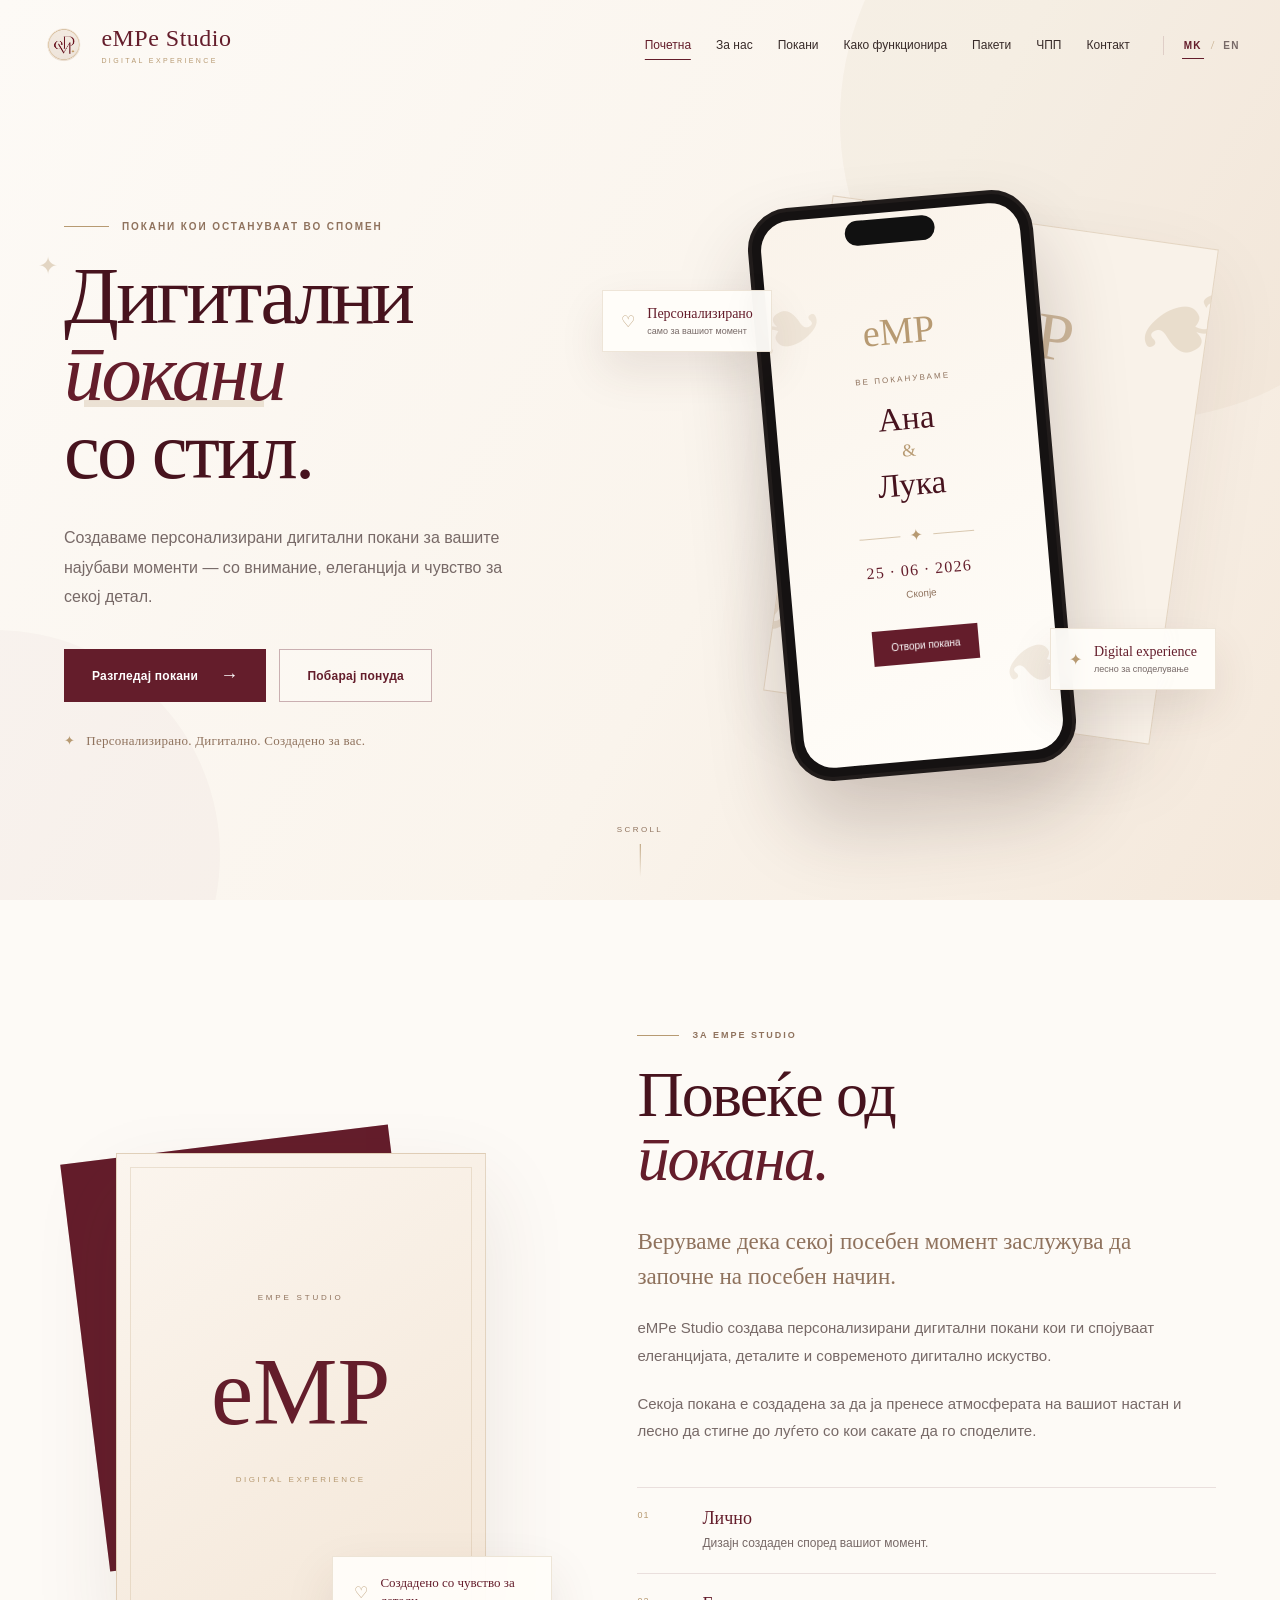
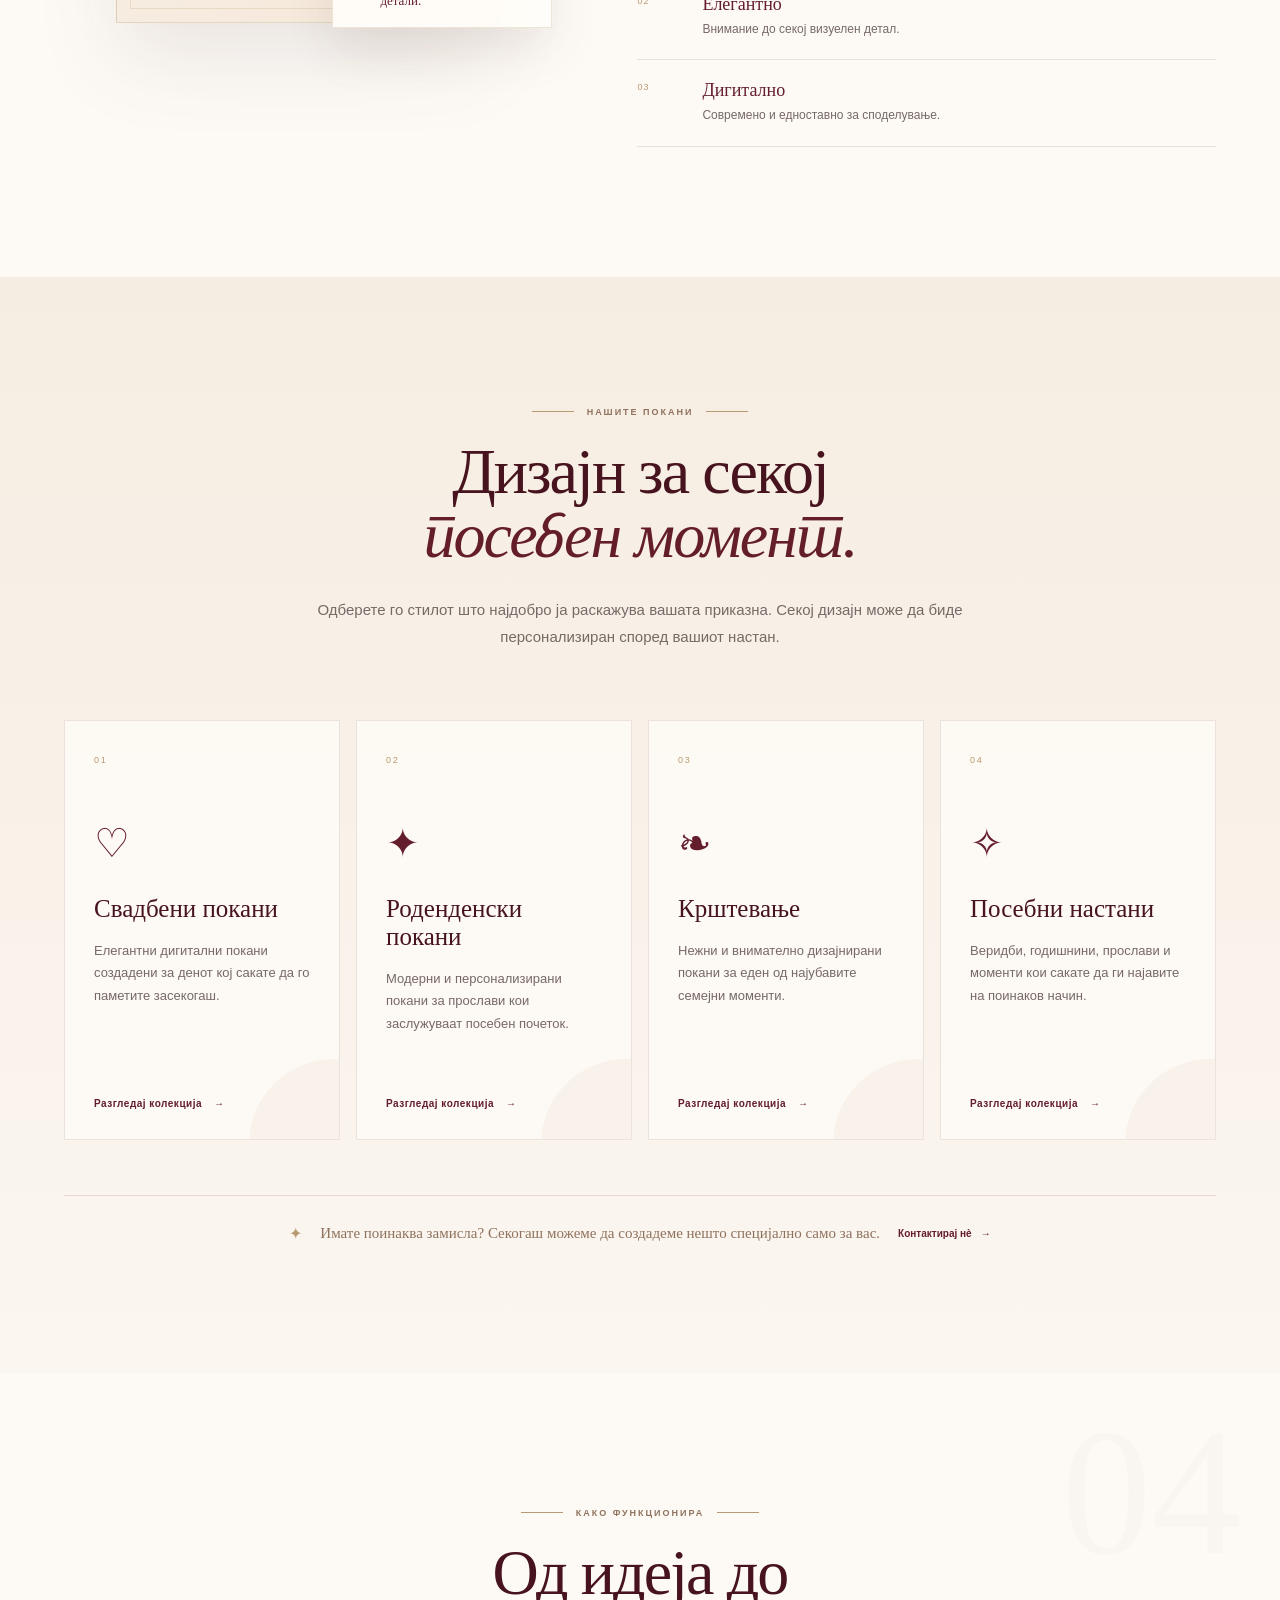
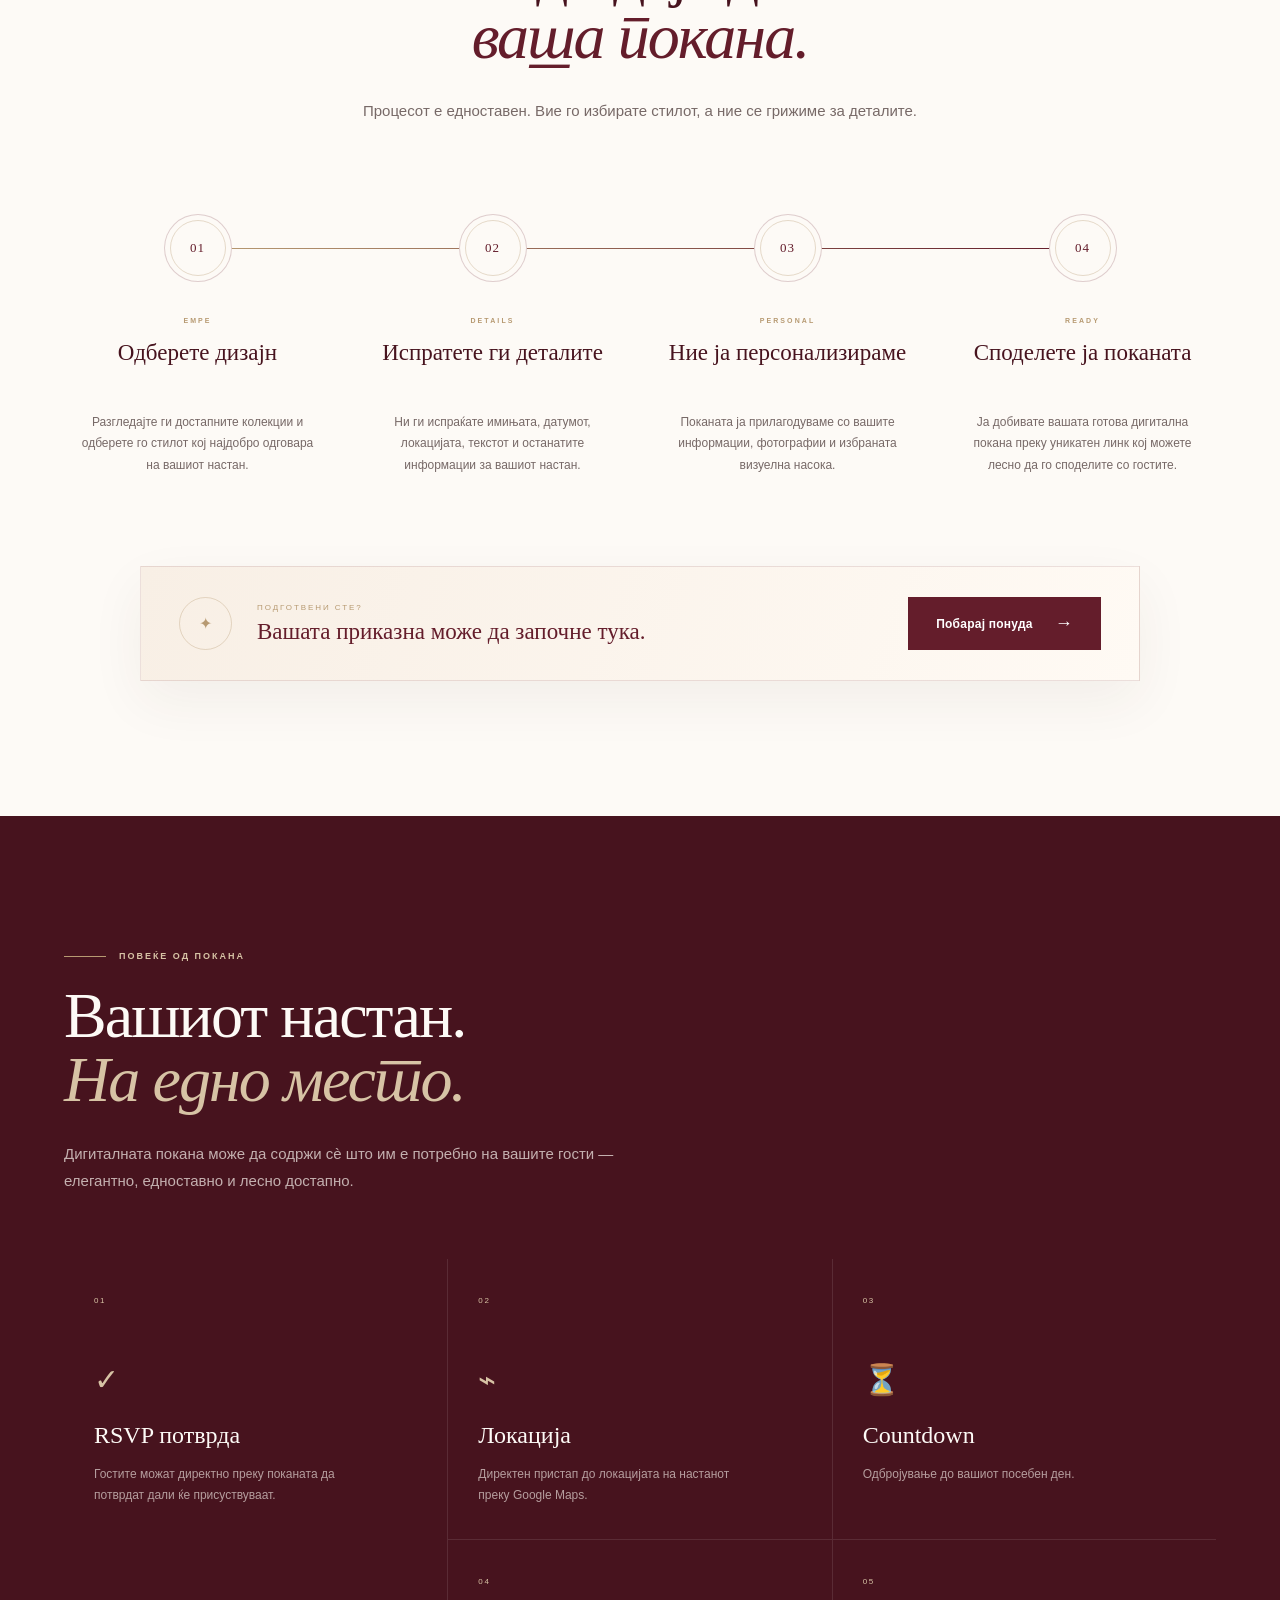
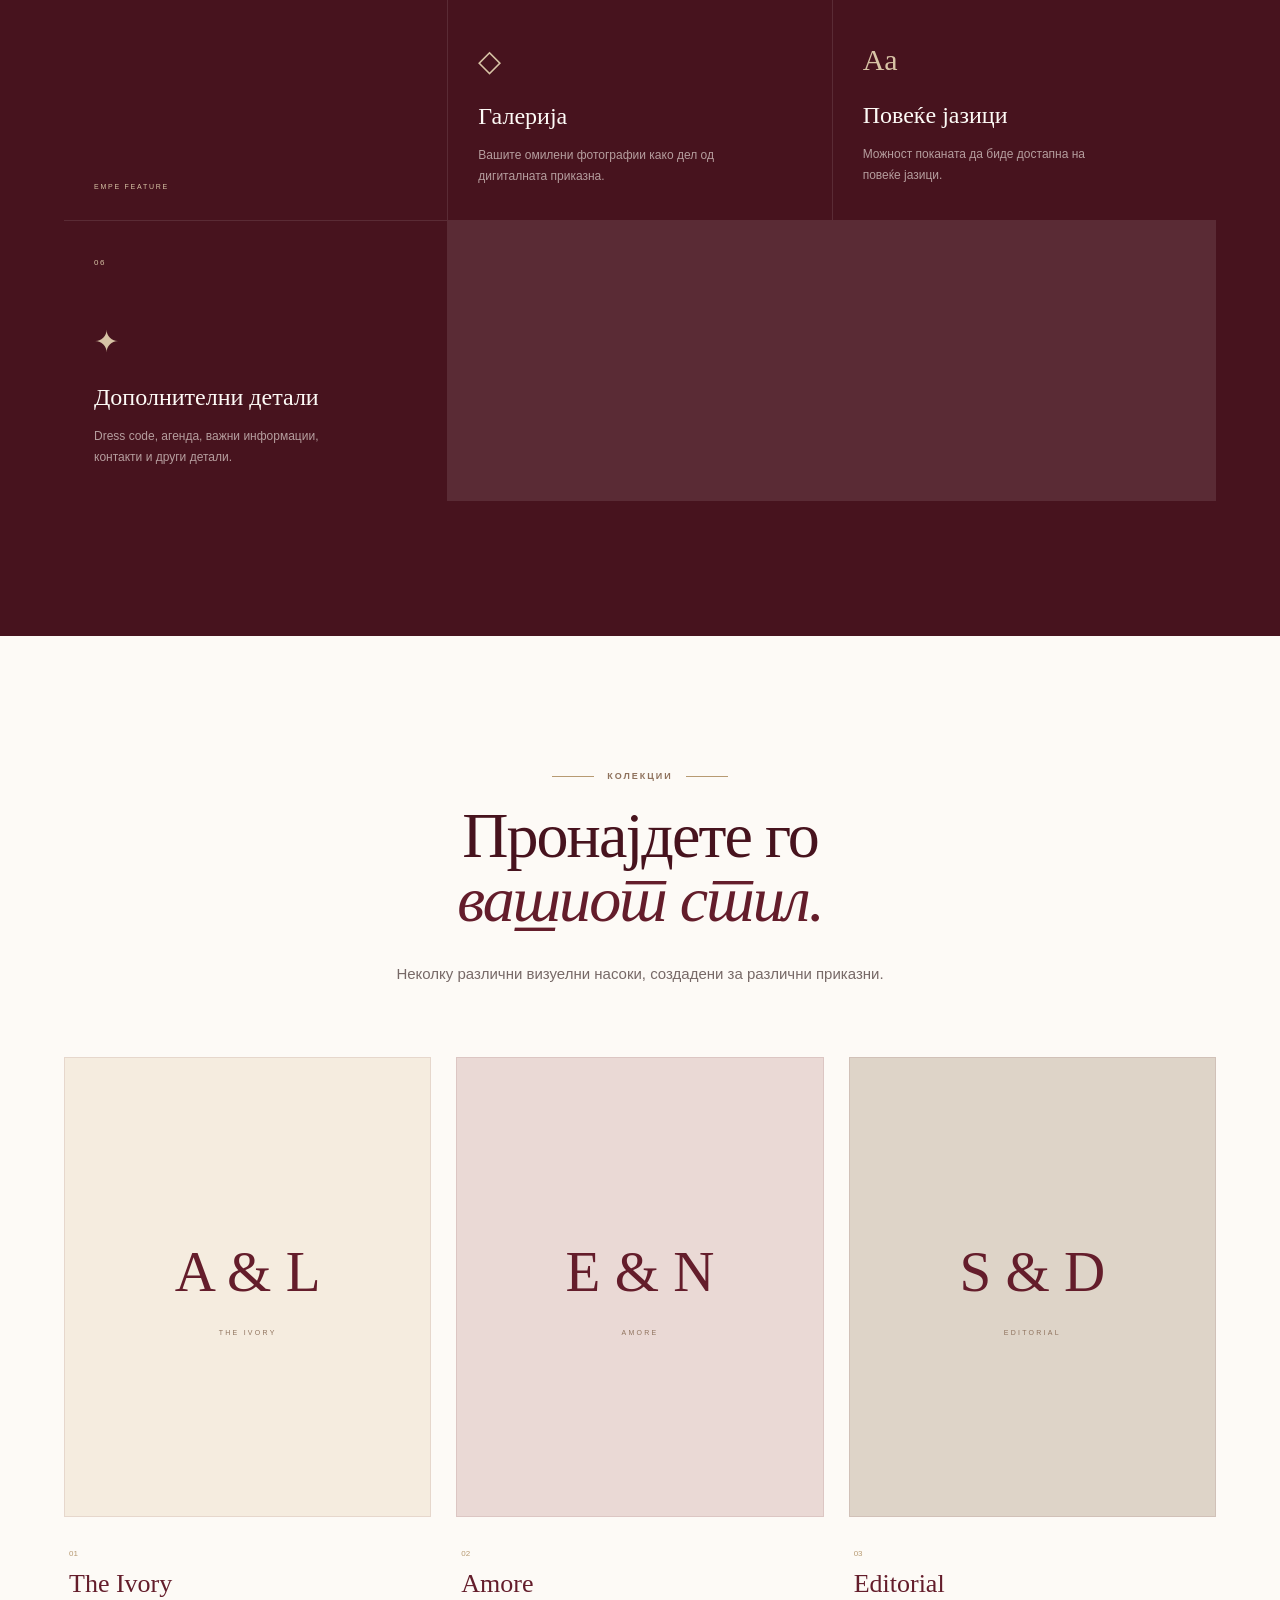
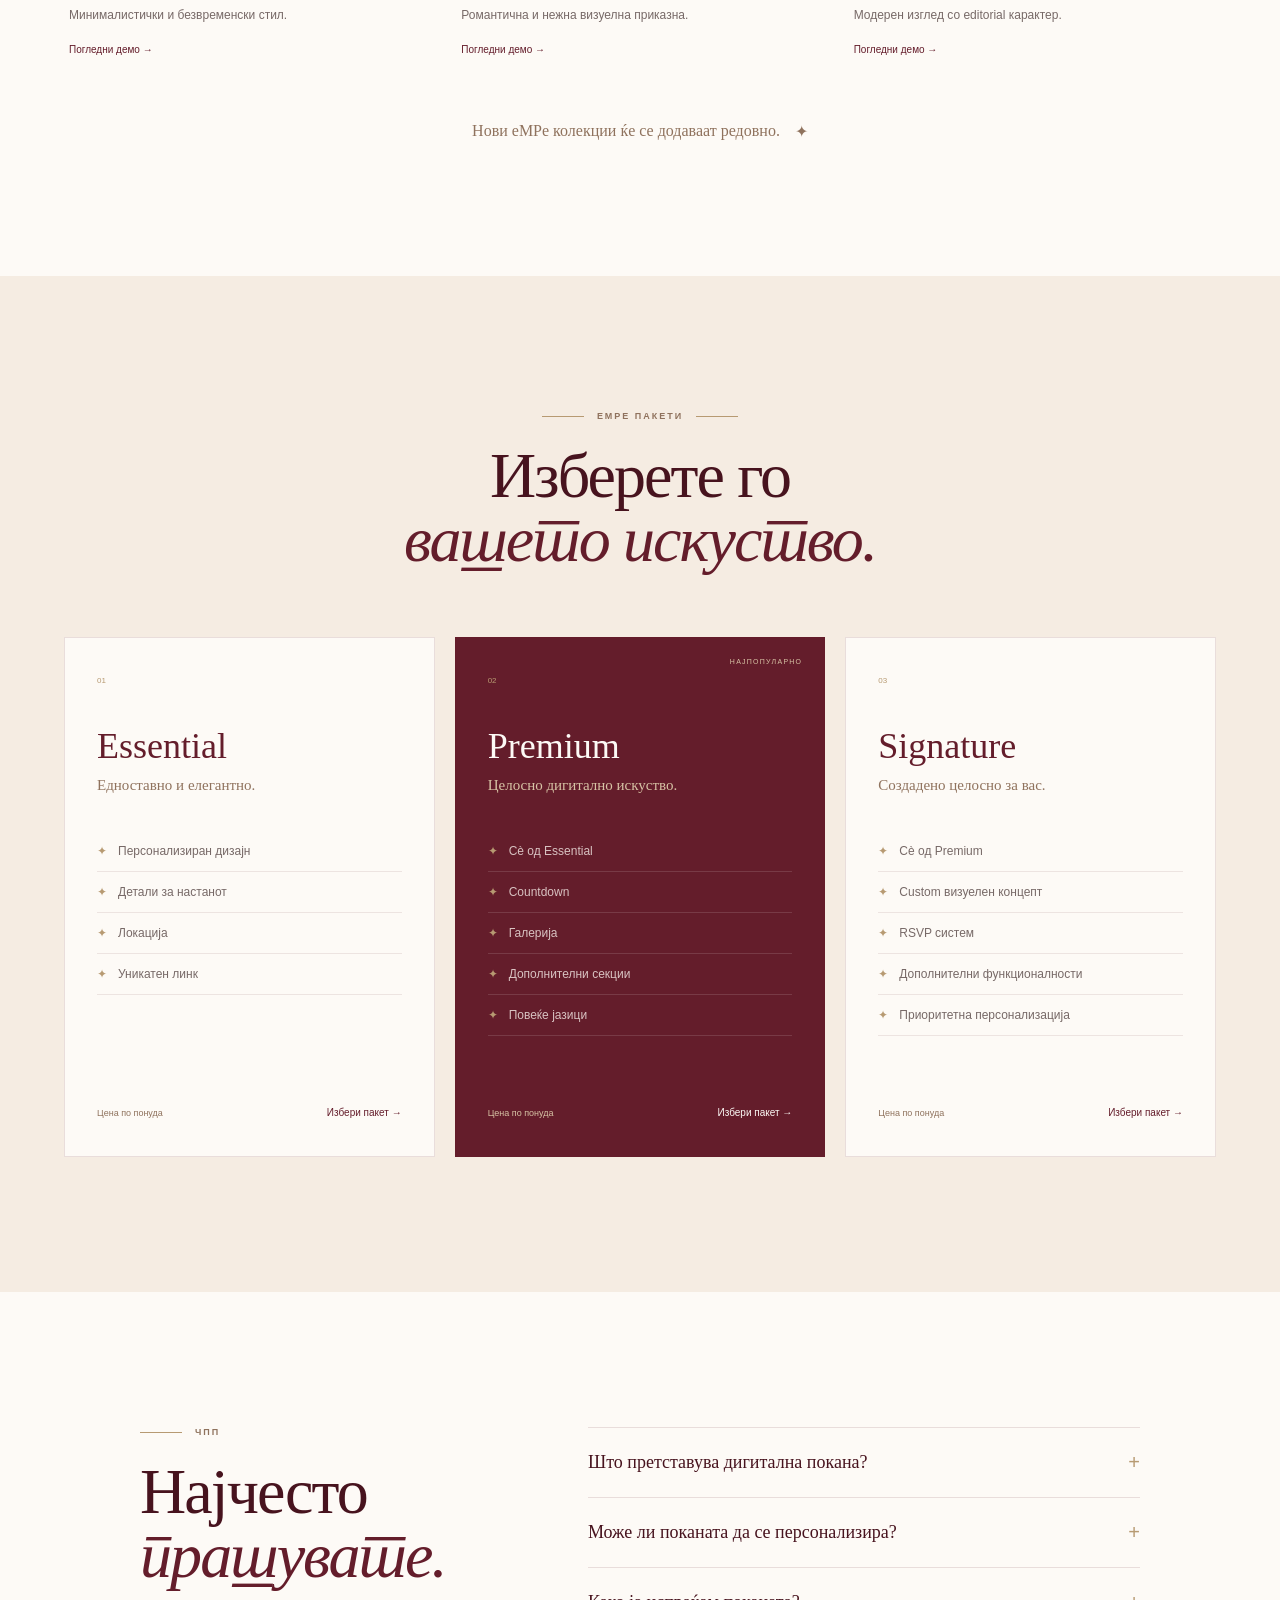
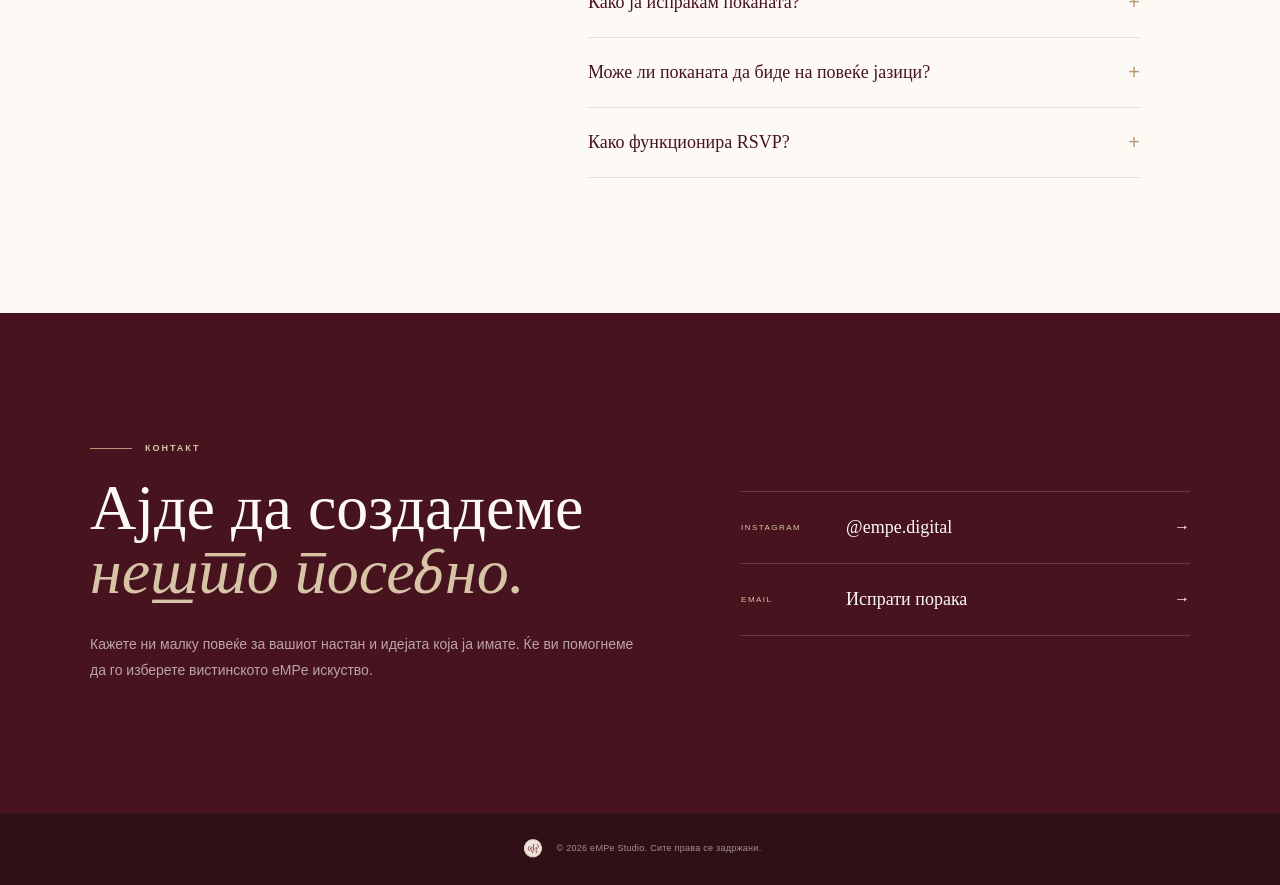
<file: index.html>
<!doctype html>
<html lang="mk">
  <head>
    <meta charset="UTF-8" />

    <meta name="viewport" content="width=device-width, initial-scale=1.0" />

    <title>eMPe Studio | Digital Invitations</title>

    <meta
      name="description"
      content="eMPe Studio создава елегантни и персонализирани дигитални покани за вашите посебни моменти."
    />

    <!-- CSS -->
    <link rel="stylesheet" href="style.css" />
  </head>

  <body>
    <!-- ==================================================
         HEADER
    =================================================== -->

    <header class="site-header" id="header">
      <div class="nav-container">
        <!-- BRAND -->

        <a href="#home" class="brand" aria-label="eMPe Studio">
          <img
            src="assets/logo/empe-logo.png"
            alt="eMPe Studio logo"
            class="brand-logo"
          />

          <div class="brand-text">
            <span class="brand-name"> eMPe Studio </span>

            <span class="brand-tagline"> digital experience </span>
          </div>
        </a>

        <!-- DESKTOP NAVIGATION -->

        <nav class="desktop-nav" aria-label="Главна навигација">
          <a href="#home" class="nav-link active" data-i18n="navHome">
            Почетна
          </a>

          <a href="#about" class="nav-link" data-i18n="navAbout"> За нас </a>

          <a href="#invitations" class="nav-link" data-i18n="navInvitations">
            Покани
          </a>

          <a href="#how-it-works" class="nav-link" data-i18n="navHow">
            Како функционира
          </a>

          <a href="#packages" class="nav-link" data-i18n="navPackages">
            Пакети
          </a>

          <a href="#faq" class="nav-link" data-i18n="navFaq"> ЧПП </a>

          <a href="#contact" class="nav-link" data-i18n="navContact">
            Контакт
          </a>
        </nav>

        <!-- DESKTOP LANGUAGE SWITCHER -->

        <div class="language-switcher desktop-language">
          <button class="lang-btn active" data-lang="mk" aria-pressed="true">
            MK
          </button>

          <span class="language-divider"> / </span>

          <button class="lang-btn" data-lang="en" aria-pressed="false">
            EN
          </button>
        </div>

        <!-- MOBILE HAMBURGER -->

        <button
          class="menu-toggle"
          id="menuToggle"
          aria-label="Отвори мени"
          aria-expanded="false"
        >
          <span></span>
          <span></span>
          <span></span>
        </button>
      </div>

      <!-- ==================================================
             MOBILE MENU
        =================================================== -->

      <div class="mobile-menu" id="mobileMenu">
        <nav class="mobile-nav">
          <a href="#home" data-i18n="navHome"> Почетна </a>

          <a href="#about" data-i18n="navAbout"> За нас </a>

          <a href="#invitations" data-i18n="navInvitations"> Покани </a>

          <a href="#how-it-works" data-i18n="navHow"> Како функционира </a>

          <a href="#packages" data-i18n="navPackages"> Пакети </a>

          <a href="#faq" data-i18n="navFaq"> ЧПП </a>

          <a href="#contact" data-i18n="navContact"> Контакт </a>
        </nav>

        <!-- MOBILE LANGUAGE -->

        <div class="mobile-language-area">
          <span class="mobile-language-label" data-i18n="languageLabel">
            Јазик
          </span>

          <div class="language-switcher">
            <button class="lang-btn active" data-lang="mk" aria-pressed="true">
              MK
            </button>

            <span class="language-divider"> / </span>

            <button class="lang-btn" data-lang="en" aria-pressed="false">
              EN
            </button>
          </div>
        </div>

        <div class="mobile-menu-bottom">
          <span> eMPe Studio </span>

          <small> digital experience ✦ </small>
        </div>
      </div>
    </header>

    <main>
      <!-- ==================================================
             01. HERO
        =================================================== -->

      <section class="hero" id="home">
        <!-- DECORATIVE BACKGROUND -->

        <div class="hero-glow hero-glow-one"></div>

        <div class="hero-glow hero-glow-two"></div>

        <div class="hero-decoration decoration-left">✦</div>

        <div class="hero-container">
          <!-- ==================================================
                     HERO TEXT
                =================================================== -->

          <div class="hero-copy">
            <div class="hero-eyebrow reveal">
              <span></span>

              <p data-i18n="heroEyebrow">Покани кои остануваат во спомен</p>
            </div>

            <h1 class="hero-title reveal reveal-delay-1">
              <span data-i18n="heroTitleFirst"> Дигитални </span>

              <em data-i18n="heroTitleAccent"> покани </em>

              <span data-i18n="heroTitleLast"> со стил. </span>
            </h1>

            <p
              class="hero-description reveal reveal-delay-2"
              data-i18n="heroDescription"
            >
              Создаваме персонализирани дигитални покани за вашите најубави
              моменти — со внимание, елеганција и чувство за секој детал.
            </p>

            <!-- HERO BUTTONS -->

            <div class="hero-actions reveal reveal-delay-3">
              <a href="#invitations" class="btn btn-primary">
                <span data-i18n="heroViewInvitations"> Разгледај покани </span>

                <span class="btn-arrow"> → </span>
              </a>

              <a
                href="#contact"
                class="btn btn-outline"
                data-i18n="heroRequestOffer"
              >
                Побарај понуда
              </a>
            </div>

            <!-- HERO SMALL NOTE -->

            <div class="hero-note reveal reveal-delay-4">
              <span class="hero-note-star"> ✦ </span>

              <p data-i18n="heroNote">
                Персонализирано. Дигитално. Создадено за вас.
              </p>
            </div>
          </div>

          <!-- ==================================================
                     HERO VISUAL
                =================================================== -->

          <div class="hero-visual reveal reveal-delay-2">
            <!-- BACK INVITATION CARD -->

            <div class="invitation-card-back">
              <div class="invitation-monogram">eMP</div>

              <div class="botanical botanical-one">❧</div>

              <div class="botanical botanical-two">❧</div>
            </div>

            <!-- PHONE -->

            <div class="phone-wrapper">
              <div class="phone">
                <div class="phone-top">
                  <div class="dynamic-island"></div>
                </div>

                <div class="phone-screen">
                  <div class="phone-logo">eMP</div>

                  <p class="invite-small" data-i18n="inviteYou">
                    ВЕ ПОКАНУВАМЕ
                  </p>

                  <!-- DEMO NAMES -->

                  <h2>
                    Ана

                    <span> & </span>

                    Лука
                  </h2>

                  <div class="invite-divider">
                    <span></span>

                    ✦

                    <span></span>
                  </div>

                  <p class="invite-date">25 · 06 · 2026</p>

                  <p class="invite-place" data-i18n="inviteLocation">Скопје</p>

                  <button
                    type="button"
                    class="invite-demo-btn"
                    data-i18n="openInvitation"
                  >
                    Отвори покана
                  </button>
                </div>
              </div>
            </div>

            <!-- FLOATING CARD 1 -->

            <div class="floating-card floating-card-one">
              <span class="floating-icon"> ♡ </span>

              <div>
                <strong data-i18n="floatingPersonalized">
                  Персонализирано
                </strong>

                <small data-i18n="floatingPersonalizedSmall">
                  само за вашиот момент
                </small>
              </div>
            </div>

            <!-- FLOATING CARD 2 -->

            <div class="floating-card floating-card-two">
              <span class="floating-icon"> ✦ </span>

              <div>
                <strong> Digital experience </strong>

                <small data-i18n="floatingDigitalSmall">
                  лесно за споделување
                </small>
              </div>
            </div>
          </div>
        </div>

        <!-- SCROLL INDICATOR -->

        <a href="#about" class="scroll-indicator">
          <span> SCROLL </span>

          <div class="scroll-line"></div>
        </a>
      </section>

      <!-- ==================================================
     02. ABOUT
=================================================== -->

      <section id="about" class="about-section section">
        <div class="about-container">
          <!-- LEFT SIDE -->

          <div class="about-visual section-reveal">
            <div class="about-card about-card-main">
              <span class="about-card-small"> eMPe Studio </span>

              <div class="about-monogram">eMP</div>

              <span class="about-card-tagline"> digital experience </span>
            </div>

            <div class="about-card about-card-back">✦</div>

            <div class="about-floating-note">
              <span>♡</span>

              <p data-i18n="aboutFloating">Создадено со чувство за детали.</p>
            </div>
          </div>

          <!-- RIGHT SIDE -->

          <div class="about-content section-reveal">
            <div class="section-eyebrow">
              <span></span>

              <p data-i18n="aboutEyebrow">За eMPe Studio</p>
            </div>

            <h2 class="section-title">
              <span data-i18n="aboutTitleFirst"> Повеќе од </span>

              <em data-i18n="aboutTitleAccent"> покана. </em>
            </h2>

            <p class="about-lead" data-i18n="aboutLead">
              Веруваме дека секој посебен момент заслужува да започне на посебен
              начин.
            </p>

            <p class="about-description" data-i18n="aboutDescription">
              eMPe Studio создава персонализирани дигитални покани кои ги
              спојуваат елеганцијата, деталите и современото дигитално искуство.
            </p>

            <p class="about-description" data-i18n="aboutDescriptionTwo">
              Секоја покана е создадена за да ја пренесе атмосферата на вашиот
              настан и лесно да стигне до луѓето со кои сакате да го споделите.
            </p>

            <div class="about-values">
              <div class="about-value">
                <span class="about-value-number"> 01 </span>

                <div>
                  <h3 data-i18n="aboutValueOneTitle">Лично</h3>

                  <p data-i18n="aboutValueOneText">
                    Дизајн создаден според вашиот момент.
                  </p>
                </div>
              </div>

              <div class="about-value">
                <span class="about-value-number"> 02 </span>

                <div>
                  <h3 data-i18n="aboutValueTwoTitle">Елегантно</h3>

                  <p data-i18n="aboutValueTwoText">
                    Внимание до секој визуелен детал.
                  </p>
                </div>
              </div>

              <div class="about-value">
                <span class="about-value-number"> 03 </span>

                <div>
                  <h3 data-i18n="aboutValueThreeTitle">Дигитално</h3>

                  <p data-i18n="aboutValueThreeText">
                    Современо и едноставно за споделување.
                  </p>
                </div>
              </div>
            </div>
          </div>
        </div>
      </section>

      <!-- ==================================================
     03. INVITATIONS
=================================================== -->

      <section id="invitations" class="invitations-section section">
        <div class="invitations-container">
          <!-- SECTION HEADER -->

          <div class="invitations-heading section-reveal">
            <div class="section-eyebrow centered">
              <span></span>

              <p data-i18n="invitationsEyebrow">Нашите покани</p>

              <span></span>
            </div>

            <h2 class="section-title centered-title">
              <span data-i18n="invitationsTitleFirst"> Дизајн за секој </span>

              <em data-i18n="invitationsTitleAccent"> посебен момент. </em>
            </h2>

            <p class="section-description" data-i18n="invitationsDescription">
              Одберете го стилот што најдобро ја раскажува вашата приказна.
              Секој дизајн може да биде персонализиран според вашиот настан.
            </p>
          </div>

          <!-- CARDS -->

          <div class="invitation-grid">
            <!-- WEDDING -->

            <article class="invitation-category-card section-reveal">
              <div class="category-number">01</div>

              <div class="category-icon">♡</div>

              <h3 data-i18n="weddingTitle">Свадбени покани</h3>

              <p data-i18n="weddingDescription">
                Елегантни дигитални покани создадени за денот кој сакате да го
                паметите засекогаш.
              </p>

              <a href="#collections" class="category-link">
                <span data-i18n="viewCollection"> Разгледај колекција </span>

                <span> → </span>
              </a>
            </article>

            <!-- BIRTHDAY -->

            <article class="invitation-category-card section-reveal">
              <div class="category-number">02</div>

              <div class="category-icon">✦</div>

              <h3 data-i18n="birthdayTitle">Роденденски покани</h3>

              <p data-i18n="birthdayDescription">
                Модерни и персонализирани покани за прослави кои заслужуваат
                посебен почеток.
              </p>

              <a href="#collections" class="category-link">
                <span data-i18n="viewCollection"> Разгледај колекција </span>

                <span> → </span>
              </a>
            </article>

            <!-- CHRISTENING -->

            <article class="invitation-category-card section-reveal">
              <div class="category-number">03</div>

              <div class="category-icon">❧</div>

              <h3 data-i18n="christeningTitle">Крштевање</h3>

              <p data-i18n="christeningDescription">
                Нежни и внимателно дизајнирани покани за еден од најубавите
                семејни моменти.
              </p>

              <a href="#collections" class="category-link">
                <span data-i18n="viewCollection"> Разгледај колекција </span>

                <span> → </span>
              </a>
            </article>

            <!-- SPECIAL EVENTS -->

            <article class="invitation-category-card section-reveal">
              <div class="category-number">04</div>

              <div class="category-icon">✧</div>

              <h3 data-i18n="specialTitle">Посебни настани</h3>

              <p data-i18n="specialDescription">
                Веридби, годишнини, прослави и моменти кои сакате да ги најавите
                на поинаков начин.
              </p>

              <a href="#collections" class="category-link">
                <span data-i18n="viewCollection"> Разгледај колекција </span>

                <span> → </span>
              </a>
            </article>
          </div>

          <!-- BOTTOM NOTE -->

          <div class="invitations-bottom section-reveal">
            <span> ✦ </span>

            <p data-i18n="customInvitationText">
              Имате поинаква замисла? Секогаш можеме да создадеме нешто
              специјално само за вас.
            </p>

            <a href="#contact">
              <span data-i18n="contactUs"> Контактирај нè </span>

              →
            </a>
          </div>
        </div>
      </section>

      <!-- ==================================================
     04. HOW IT WORKS
=================================================== -->

      <section id="how-it-works" class="process-section section">
        <div class="process-container">
          <!-- SECTION HEADING -->

          <div class="process-heading section-reveal">
            <div class="section-eyebrow centered">
              <span></span>

              <p data-i18n="processEyebrow">Како функционира</p>

              <span></span>
            </div>

            <h2 class="section-title centered-title">
              <span data-i18n="processTitleFirst"> Од идеја до </span>

              <em data-i18n="processTitleAccent"> ваша покана. </em>
            </h2>

            <p class="section-description" data-i18n="processDescription">
              Процесот е едноставен. Вие го избирате стилот, а ние се грижиме за
              деталите.
            </p>
          </div>

          <!-- PROCESS TIMELINE -->

          <div class="process-timeline">
            <!-- DESKTOP PROGRESS LINE -->

            <div class="process-line">
              <div class="process-line-progress" id="processLineProgress"></div>
            </div>

            <!-- STEP 01 -->

            <article class="process-step section-reveal">
              <div class="process-circle">
                <span>01</span>
              </div>

              <div class="process-step-content">
                <span class="process-small"> eMPe </span>

                <h3 data-i18n="processStepOneTitle">Одберете дизајн</h3>

                <p data-i18n="processStepOneText">
                  Разгледајте ги достапните колекции и одберете го стилот кој
                  најдобро одговара на вашиот настан.
                </p>
              </div>
            </article>

            <!-- STEP 02 -->

            <article class="process-step section-reveal">
              <div class="process-circle">
                <span>02</span>
              </div>

              <div class="process-step-content">
                <span class="process-small"> details </span>

                <h3 data-i18n="processStepTwoTitle">Испратете ги деталите</h3>

                <p data-i18n="processStepTwoText">
                  Ни ги испраќате имињата, датумот, локацијата, текстот и
                  останатите информации за вашиот настан.
                </p>
              </div>
            </article>

            <!-- STEP 03 -->

            <article class="process-step section-reveal">
              <div class="process-circle">
                <span>03</span>
              </div>

              <div class="process-step-content">
                <span class="process-small"> personal </span>

                <h3 data-i18n="processStepThreeTitle">
                  Ние ја персонализираме
                </h3>

                <p data-i18n="processStepThreeText">
                  Поканата ја прилагодуваме со вашите информации, фотографии и
                  избраната визуелна насока.
                </p>
              </div>
            </article>

            <!-- STEP 04 -->

            <article class="process-step section-reveal">
              <div class="process-circle">
                <span>04</span>
              </div>

              <div class="process-step-content">
                <span class="process-small"> ready </span>

                <h3 data-i18n="processStepFourTitle">Споделете ја поканата</h3>

                <p data-i18n="processStepFourText">
                  Ја добивате вашата готова дигитална покана преку уникатен линк
                  кој можете лесно да го споделите со гостите.
                </p>
              </div>
            </article>
          </div>

          <!-- CTA -->

          <div class="process-cta section-reveal">
            <div class="process-cta-icon">✦</div>

            <div class="process-cta-text">
              <span data-i18n="processCtaSmall"> Подготвени сте? </span>

              <h3 data-i18n="processCtaTitle">
                Вашата приказна може да започне тука.
              </h3>
            </div>

            <a href="#contact" class="btn btn-primary">
              <span data-i18n="processCtaButton"> Побарај понуда </span>

              <span class="btn-arrow"> → </span>
            </a>
          </div>
        </div>
      </section>
      <!-- ==================================================
     05. FEATURES
=================================================== -->

      <section id="features" class="features-section section">
        <div class="features-container">
          <div class="features-heading section-reveal">
            <div class="section-eyebrow">
              <span></span>

              <p data-i18n="featuresEyebrow">Повеќе од покана</p>
            </div>

            <h2 class="section-title">
              <span data-i18n="featuresTitleFirst"> Вашиот настан. </span>

              <em data-i18n="featuresTitleAccent"> На едно место. </em>
            </h2>

            <p class="features-intro" data-i18n="featuresDescription">
              Дигиталната покана може да содржи сè што им е потребно на вашите
              гости — елегантно, едноставно и лесно достапно.
            </p>
          </div>

          <div class="features-grid">
            <article class="feature-card feature-large section-reveal">
              <span class="feature-number"> 01 </span>

              <div class="feature-icon">✓</div>

              <h3 data-i18n="featureRsvpTitle">RSVP потврда</h3>

              <p data-i18n="featureRsvpText">
                Гостите можат директно преку поканата да потврдат дали ќе
                присуствуваат.
              </p>

              <span class="feature-coming"> eMPe feature </span>
            </article>

            <article class="feature-card section-reveal">
              <span class="feature-number"> 02 </span>

              <div class="feature-icon">⌁</div>

              <h3 data-i18n="featureMapTitle">Локација</h3>

              <p data-i18n="featureMapText">
                Директен пристап до локацијата на настанот преку Google Maps.
              </p>
            </article>

            <article class="feature-card section-reveal">
              <span class="feature-number"> 03 </span>

              <div class="feature-icon">⏳</div>

              <h3 data-i18n="featureCountdownTitle">Countdown</h3>

              <p data-i18n="featureCountdownText">
                Одбројување до вашиот посебен ден.
              </p>
            </article>

            <article class="feature-card section-reveal">
              <span class="feature-number"> 04 </span>

              <div class="feature-icon">◇</div>

              <h3 data-i18n="featureGalleryTitle">Галерија</h3>

              <p data-i18n="featureGalleryText">
                Вашите омилени фотографии како дел од дигиталната приказна.
              </p>
            </article>

            <article class="feature-card section-reveal">
              <span class="feature-number"> 05 </span>

              <div class="feature-icon">Aa</div>

              <h3 data-i18n="featureLanguagesTitle">Повеќе јазици</h3>

              <p data-i18n="featureLanguagesText">
                Можност поканата да биде достапна на повеќе јазици.
              </p>
            </article>

            <article class="feature-card section-reveal">
              <span class="feature-number"> 06 </span>

              <div class="feature-icon">✦</div>

              <h3 data-i18n="featureDetailsTitle">Дополнителни детали</h3>

              <p data-i18n="featureDetailsText">
                Dress code, агенда, важни информации, контакти и други детали.
              </p>
            </article>
          </div>
        </div>
      </section>
      <!-- ==================================================
     06. COLLECTIONS
=================================================== -->

      <section id="collections" class="collections-section section">
        <div class="collections-container">
          <div class="collections-heading section-reveal">
            <div class="section-eyebrow centered">
              <span></span>

              <p data-i18n="collectionsEyebrow">Колекции</p>

              <span></span>
            </div>

            <h2 class="section-title centered-title">
              <span data-i18n="collectionsTitleFirst"> Пронајдете го </span>

              <em data-i18n="collectionsTitleAccent"> вашиот стил. </em>
            </h2>

            <p class="section-description" data-i18n="collectionsDescription">
              Неколку различни визуелни насоки, создадени за различни приказни.
            </p>
          </div>

          <div class="collections-grid">
            <article class="collection-card section-reveal">
              <div class="collection-preview collection-preview-one">
                <span> A & L </span>

                <small> THE IVORY </small>
              </div>

              <div class="collection-info">
                <span>01</span>

                <h3>The Ivory</h3>

                <p data-i18n="collectionIvoryText">
                  Минималистички и безвременски стил.
                </p>

                <button
                  type="button"
                  class="collection-demo-btn"
                  data-i18n="viewDemo"
                >
                  Погледни демо →
                </button>
              </div>
            </article>

            <article class="collection-card section-reveal">
              <div class="collection-preview collection-preview-two">
                <span> E & N </span>

                <small> AMORE </small>
              </div>

              <div class="collection-info">
                <span>02</span>

                <h3>Amore</h3>

                <p data-i18n="collectionAmoreText">
                  Романтична и нежна визуелна приказна.
                </p>

                <button
                  type="button"
                  class="collection-demo-btn"
                  data-i18n="viewDemo"
                >
                  Погледни демо →
                </button>
              </div>
            </article>

            <article class="collection-card section-reveal">
              <div class="collection-preview collection-preview-three">
                <span> S & D </span>

                <small> EDITORIAL </small>
              </div>

              <div class="collection-info">
                <span>03</span>

                <h3>Editorial</h3>

                <p data-i18n="collectionEditorialText">
                  Модерен изглед со editorial карактер.
                </p>

                <button
                  type="button"
                  class="collection-demo-btn"
                  data-i18n="viewDemo"
                >
                  Погледни демо →
                </button>
              </div>
            </article>
          </div>

          <div class="collections-note section-reveal">
            <p data-i18n="collectionsComing">
              Нови eMPe колекции ќе се додаваат редовно.
            </p>

            <span>✦</span>
          </div>
        </div>
      </section>

      <!-- ==================================================
     07. PACKAGES
=================================================== -->

      <section id="packages" class="packages-section section">
        <div class="packages-container">
          <div class="packages-heading section-reveal">
            <div class="section-eyebrow centered">
              <span></span>

              <p data-i18n="packagesEyebrow">eMPe пакети</p>

              <span></span>
            </div>

            <h2 class="section-title centered-title">
              <span data-i18n="packagesTitleFirst"> Изберете го </span>

              <em data-i18n="packagesTitleAccent"> вашето искуство. </em>
            </h2>
          </div>

          <div class="packages-grid">
            <article class="package-card section-reveal">
              <span class="package-number"> 01 </span>

              <h3>Essential</h3>

              <p class="package-subtitle" data-i18n="essentialSubtitle">
                Едноставно и елегантно.
              </p>

              <ul>
                <li data-i18n="essentialOne">Персонализиран дизајн</li>

                <li data-i18n="essentialTwo">Детали за настанот</li>

                <li data-i18n="essentialThree">Локација</li>

                <li data-i18n="essentialFour">Уникатен линк</li>
              </ul>

              <div class="package-bottom">
                <span data-i18n="priceOnRequest"> Цена по понуда </span>

                <a href="#contact">
                  <span data-i18n="choosePackage"> Избери пакет </span>
                  →
                </a>
              </div>
            </article>

            <article class="package-card package-featured section-reveal">
              <span class="package-popular" data-i18n="mostPopular">
                Најпопуларно
              </span>

              <span class="package-number"> 02 </span>

              <h3>Premium</h3>

              <p class="package-subtitle" data-i18n="premiumSubtitle">
                Целосно дигитално искуство.
              </p>

              <ul>
                <li data-i18n="premiumOne">Сè од Essential</li>

                <li data-i18n="premiumTwo">Countdown</li>

                <li data-i18n="premiumThree">Галерија</li>

                <li data-i18n="premiumFour">Дополнителни секции</li>

                <li data-i18n="premiumFive">Повеќе јазици</li>
              </ul>

              <div class="package-bottom">
                <span data-i18n="priceOnRequest"> Цена по понуда </span>

                <a href="#contact">
                  <span data-i18n="choosePackage"> Избери пакет </span>
                  →
                </a>
              </div>
            </article>

            <article class="package-card section-reveal">
              <span class="package-number"> 03 </span>

              <h3>Signature</h3>

              <p class="package-subtitle" data-i18n="signatureSubtitle">
                Создадено целосно за вас.
              </p>

              <ul>
                <li data-i18n="signatureOne">Сè од Premium</li>

                <li data-i18n="signatureTwo">Custom визуелен концепт</li>

                <li data-i18n="signatureThree">RSVP систем</li>

                <li data-i18n="signatureFour">Дополнителни функционалности</li>

                <li data-i18n="signatureFive">Приоритетна персонализација</li>
              </ul>

              <div class="package-bottom">
                <span data-i18n="priceOnRequest"> Цена по понуда </span>

                <a href="#contact">
                  <span data-i18n="choosePackage"> Избери пакет </span>
                  →
                </a>
              </div>
            </article>
          </div>
        </div>
      </section>

      <!-- ==================================================
     08. FAQ
=================================================== -->

      <section id="faq" class="faq-section section">
        <div class="faq-container">
          <div class="faq-heading section-reveal">
            <div class="section-eyebrow">
              <span></span>

              <p data-i18n="faqEyebrow">ЧПП</p>
            </div>

            <h2 class="section-title">
              <span data-i18n="faqTitleFirst"> Најчесто </span>

              <em data-i18n="faqTitleAccent"> прашувате. </em>
            </h2>
          </div>

          <div class="faq-list section-reveal">
            <article class="faq-item">
              <button class="faq-question">
                <span data-i18n="faqOneQuestion">
                  Што претставува дигитална покана?
                </span>

                <span class="faq-plus"> + </span>
              </button>

              <div class="faq-answer">
                <p data-i18n="faqOneAnswer">
                  Дигиталната покана е интерактивна веб-покана која се отвора
                  преку уникатен линк и лесно се споделува со вашите гости.
                </p>
              </div>
            </article>

            <article class="faq-item">
              <button class="faq-question">
                <span data-i18n="faqTwoQuestion">
                  Може ли поканата да се персонализира?
                </span>

                <span class="faq-plus"> + </span>
              </button>

              <div class="faq-answer">
                <p data-i18n="faqTwoAnswer">
                  Да. Текстовите, имињата, датумот, фотографиите, боите и
                  избрани елементи можат да бидат прилагодени.
                </p>
              </div>
            </article>

            <article class="faq-item">
              <button class="faq-question">
                <span data-i18n="faqThreeQuestion">
                  Како ја испраќам поканата?
                </span>

                <span class="faq-plus"> + </span>
              </button>

              <div class="faq-answer">
                <p data-i18n="faqThreeAnswer">
                  Ќе добиете уникатен линк кој можете да го испратите преку
                  Messenger, Instagram, Viber, WhatsApp или друг начин.
                </p>
              </div>
            </article>

            <article class="faq-item">
              <button class="faq-question">
                <span data-i18n="faqFourQuestion">
                  Може ли поканата да биде на повеќе јазици?
                </span>

                <span class="faq-plus"> + </span>
              </button>

              <div class="faq-answer">
                <p data-i18n="faqFourAnswer">
                  Да. Во зависност од пакетот, поканата може да има избор на
                  јазик.
                </p>
              </div>
            </article>

            <article class="faq-item">
              <button class="faq-question">
                <span data-i18n="faqFiveQuestion">
                  Како функционира RSVP?
                </span>

                <span class="faq-plus"> + </span>
              </button>

              <div class="faq-answer">
                <p data-i18n="faqFiveAnswer">
                  Гостите преку самата покана ќе можат да потврдат дали ќе
                  присуствуваат, а одговорите ќе бидат организирани за полесно
                  следење.
                </p>
              </div>
            </article>
          </div>
        </div>
      </section>

      <!-- ==================================================
     09. CONTACT
=================================================== -->

      <section id="contact" class="contact-section section">
        <div class="contact-container section-reveal">
          <div class="contact-copy">
            <div class="section-eyebrow">
              <span></span>

              <p data-i18n="contactEyebrow">Контакт</p>
            </div>

            <h2 class="contact-title">
              <span data-i18n="contactTitleFirst"> Ајде да создадеме </span>

              <em data-i18n="contactTitleAccent"> нешто посебно. </em>
            </h2>

            <p data-i18n="contactDescription">
              Кажете ни малку повеќе за вашиот настан и идејата која ја имате.
              Ќе ви помогнеме да го изберете вистинското eMPe искуство.
            </p>
          </div>

          <div class="contact-actions">
            <a
              href="https://instagram.com/empe.digital"
              target="_blank"
              rel="noopener noreferrer"
              class="contact-link"
            >
              <span> Instagram </span>

              <strong> @empe.digital </strong>

              <span> → </span>
            </a>

            <a href="mailto:empe.studio@hotmail.com" class="contact-link">
              <span> Email </span>

              <strong data-i18n="contactEmail"> Испрати порака </strong>

              <span> → </span>
            </a>
          </div>
        </div>
      </section>
    </main>

    <!-- ==================================================
     FOOTER
=================================================== -->

    <footer class="footer">
      <div class="footer-container">
        <img
          src="assets/logo/empe-logo.png"
          alt="eMPe Studio logo"
          class="footer-logo-img"
        />

        <p>
          © <span id="currentYear"></span>
          eMPe Studio.
          <span data-i18n="rightsReserved"> Сите права се задржани. </span>
        </p>
      </div>
    </footer>

    <!-- JAVASCRIPT -->

    <script src="script.js"></script>
  </body>
</html>
</file>
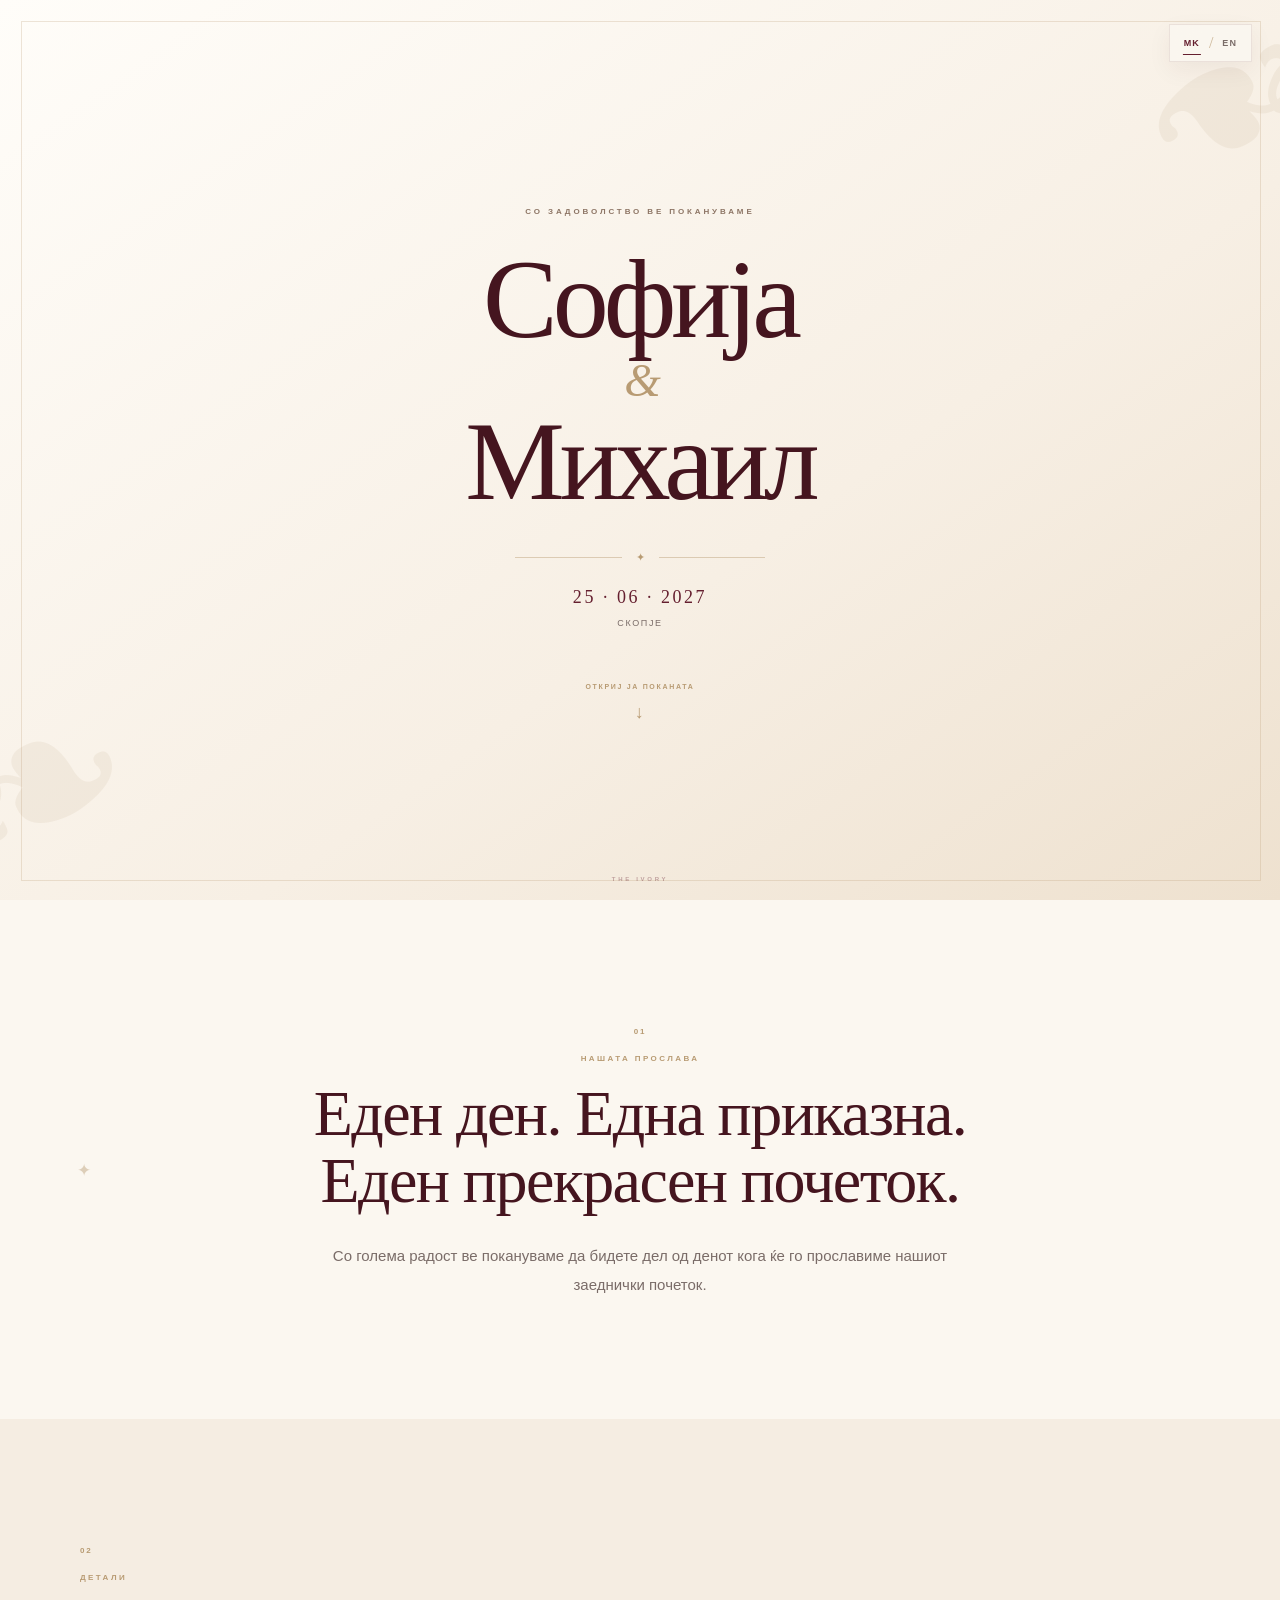
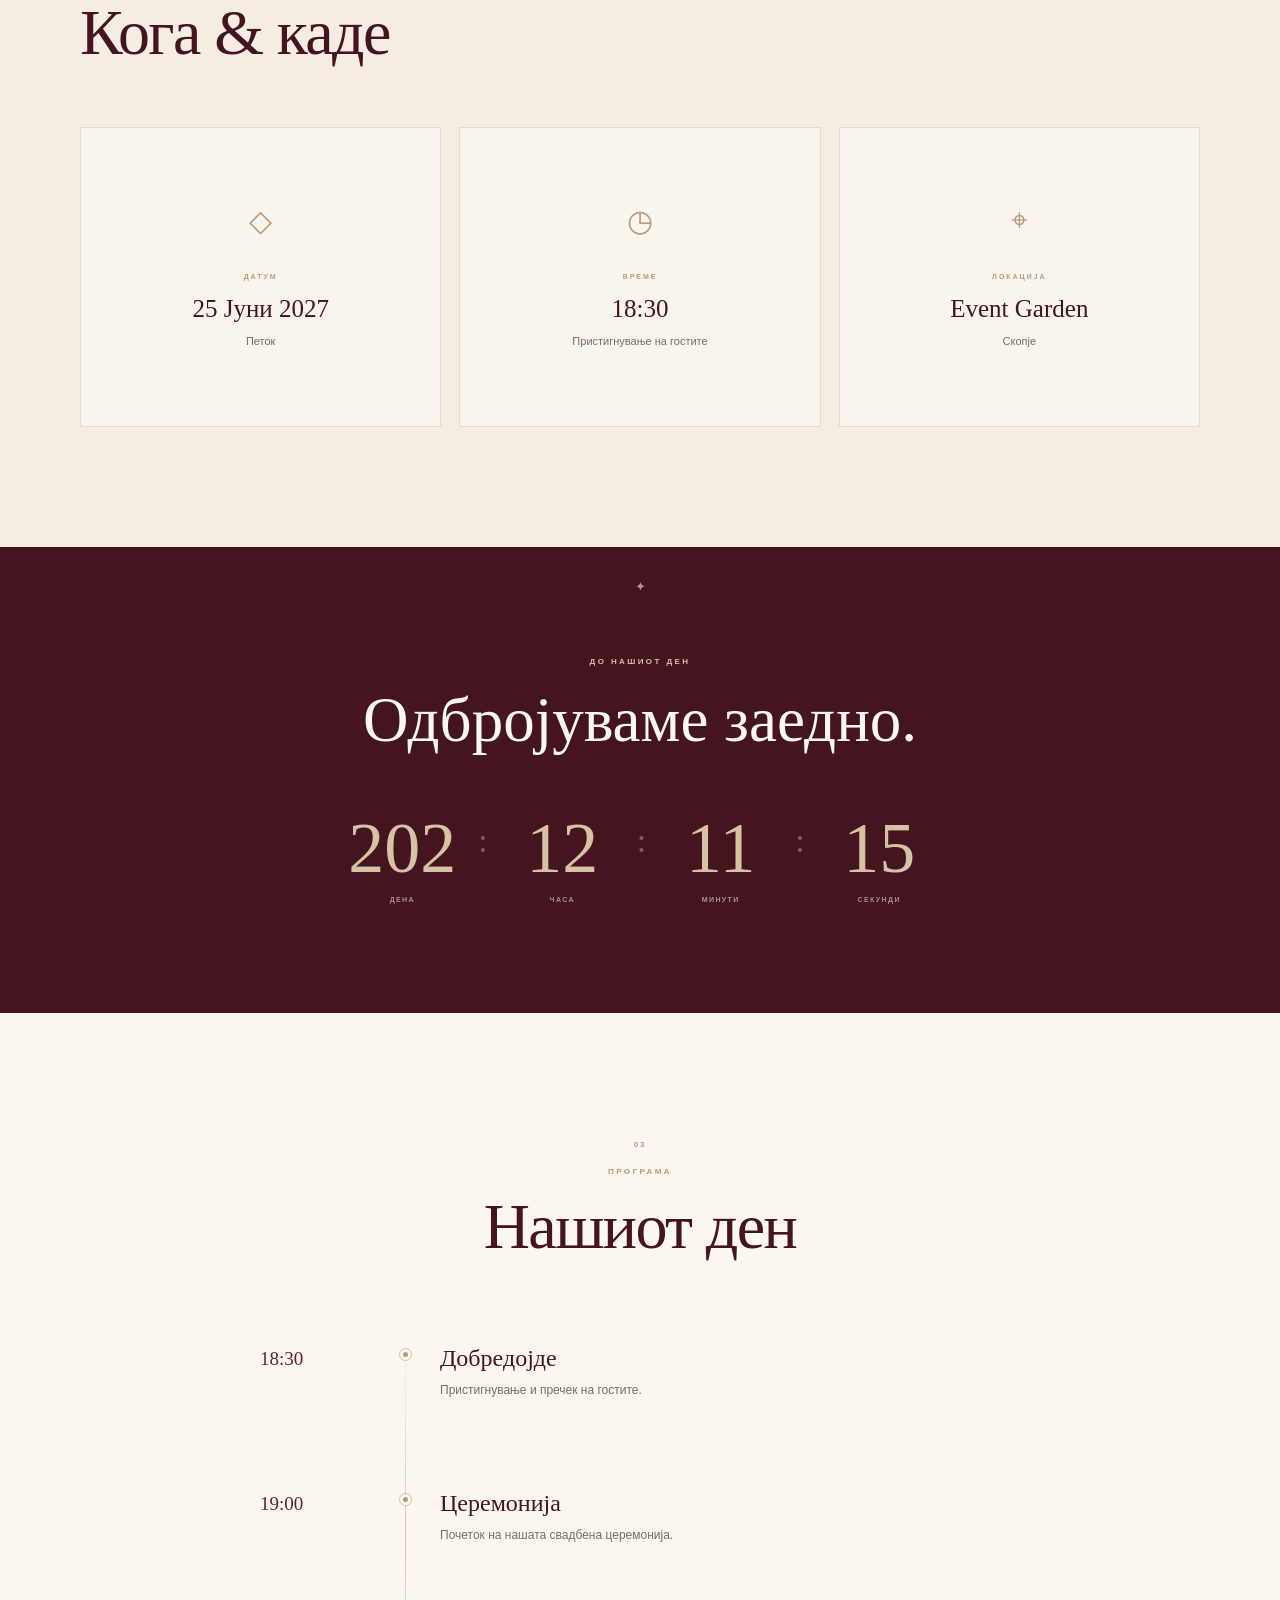
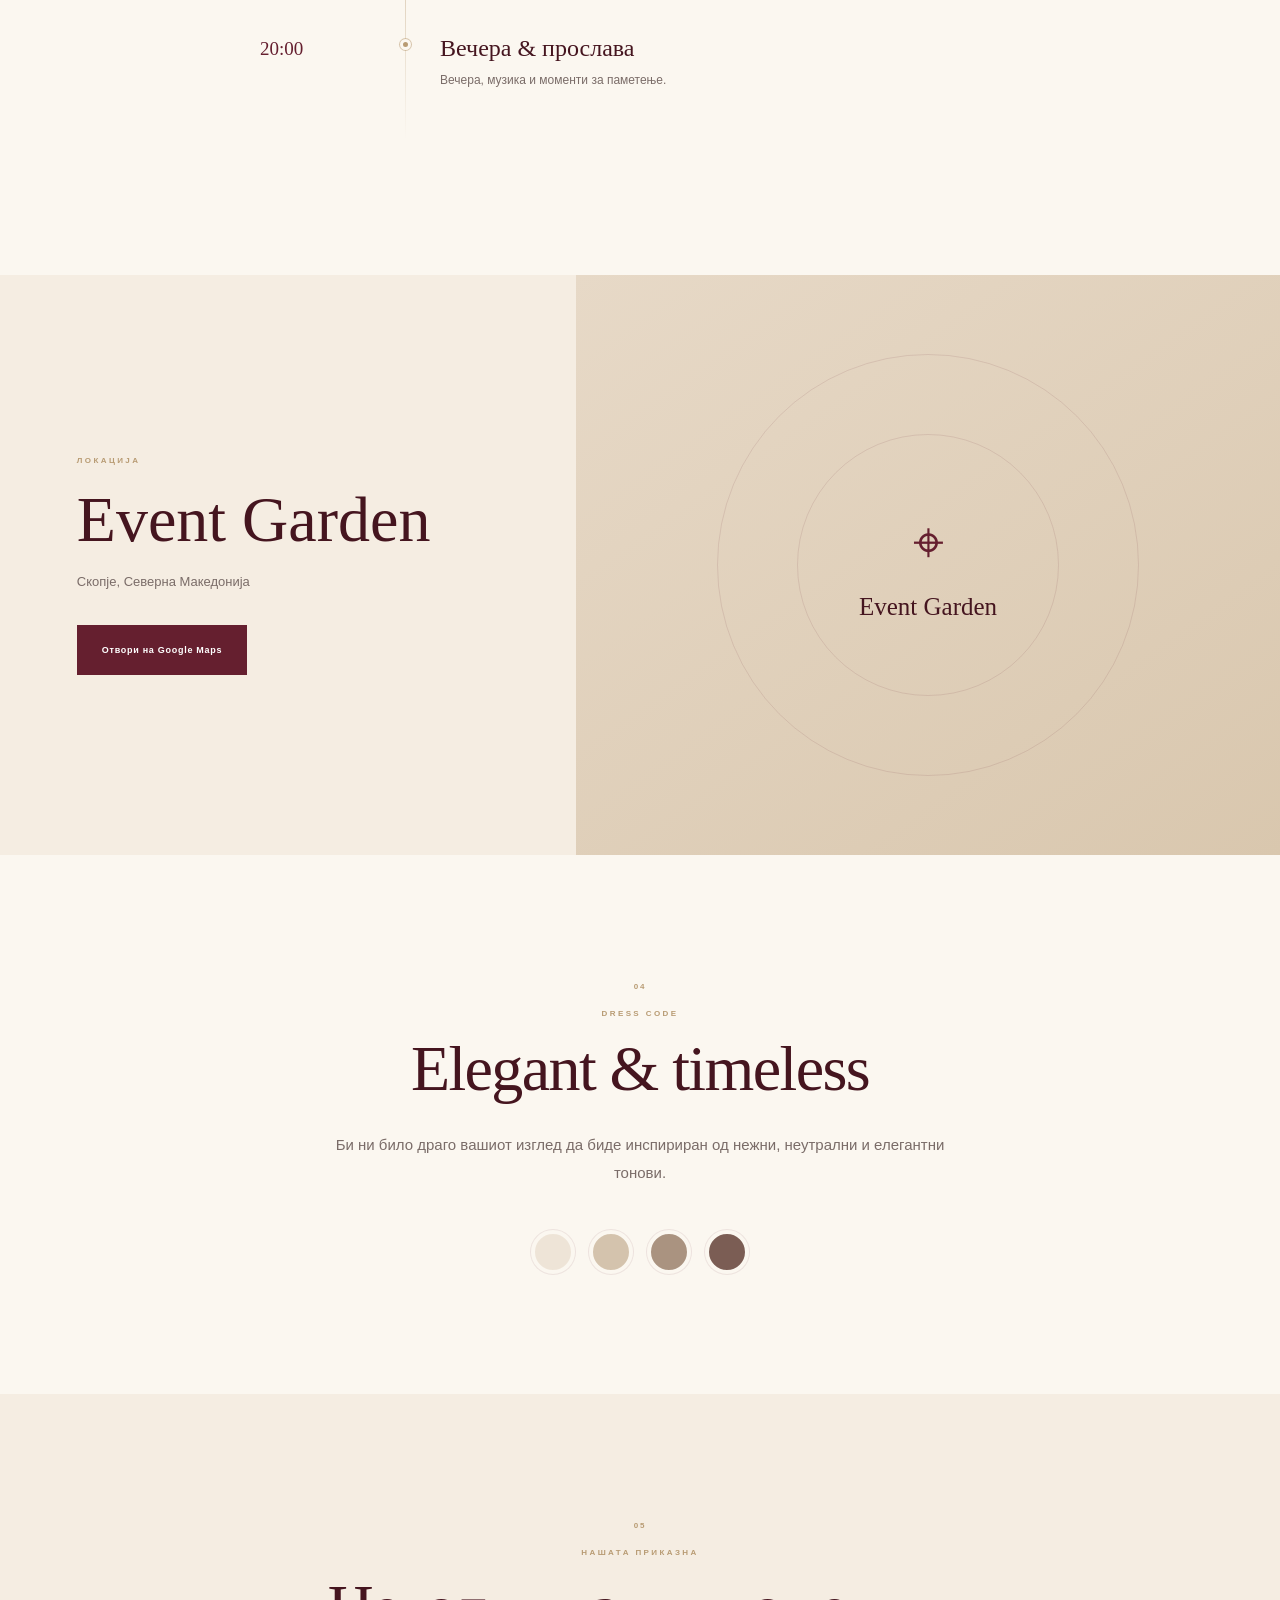
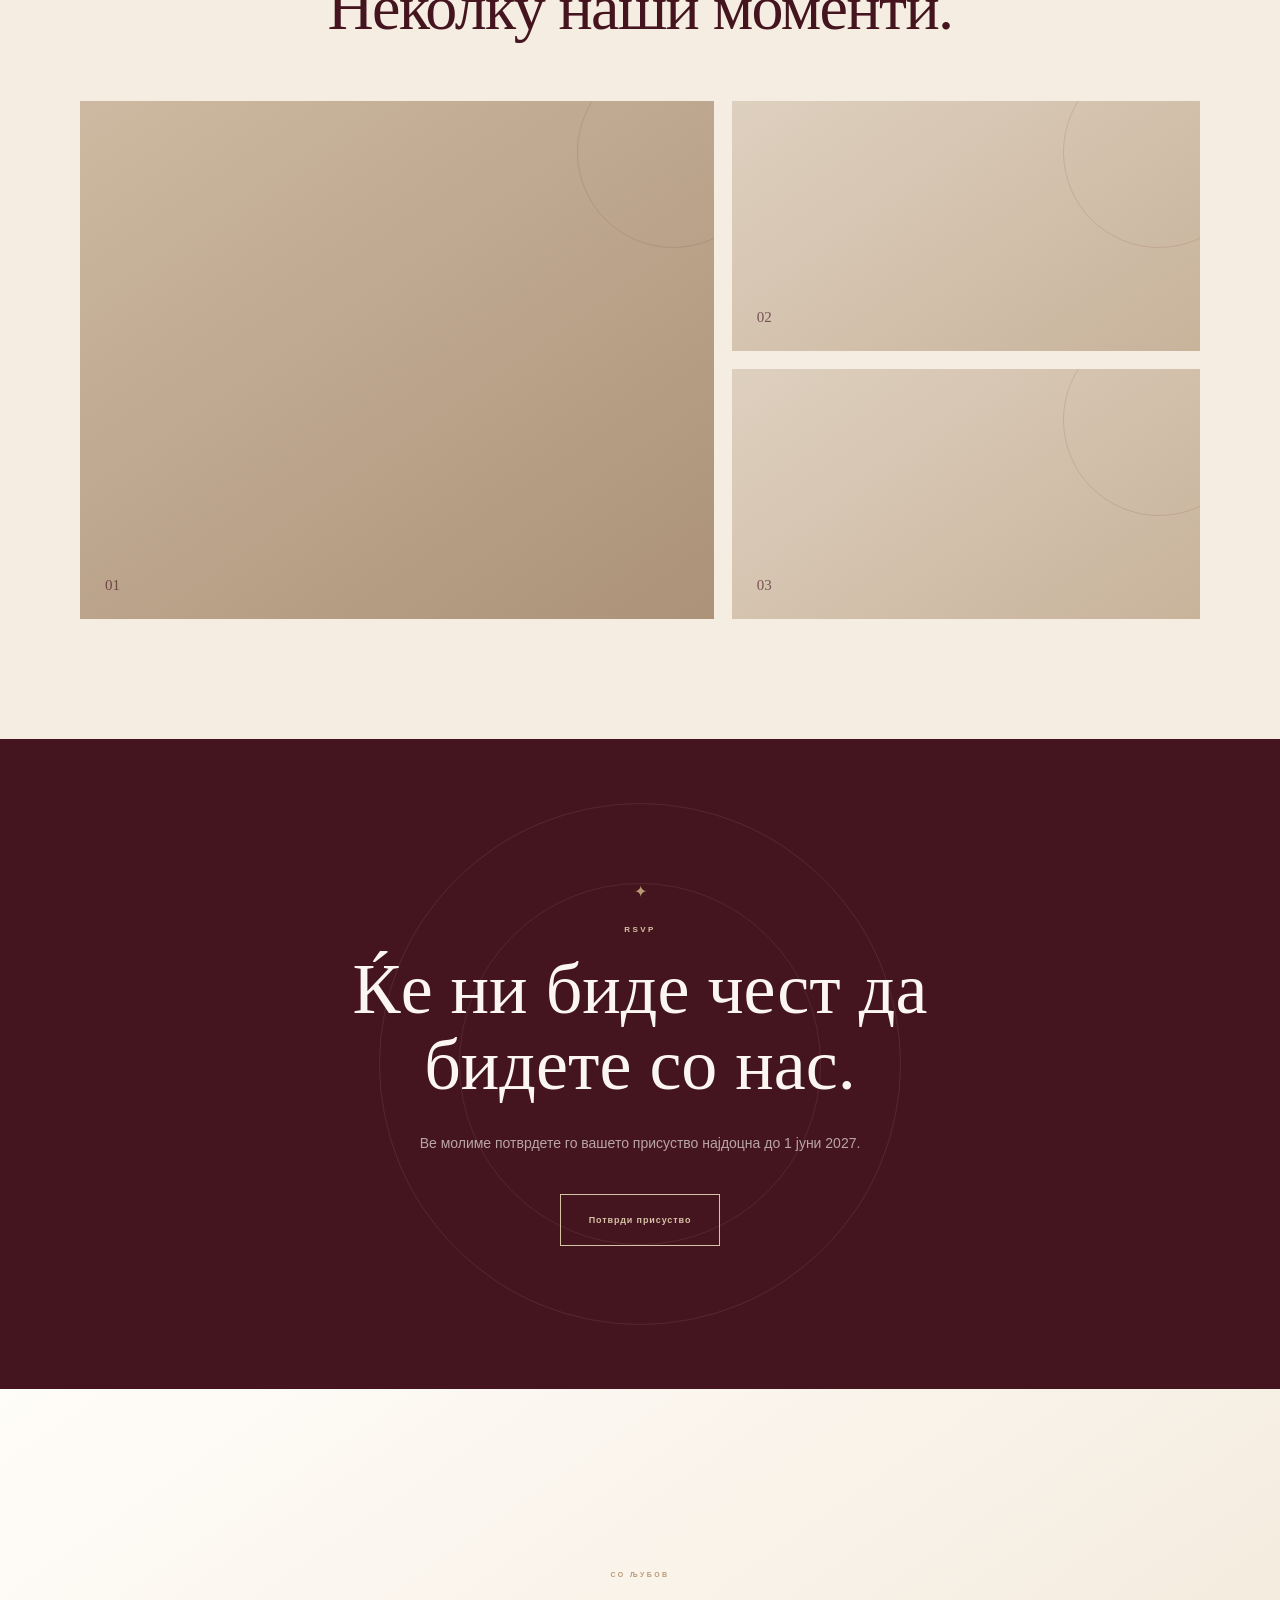
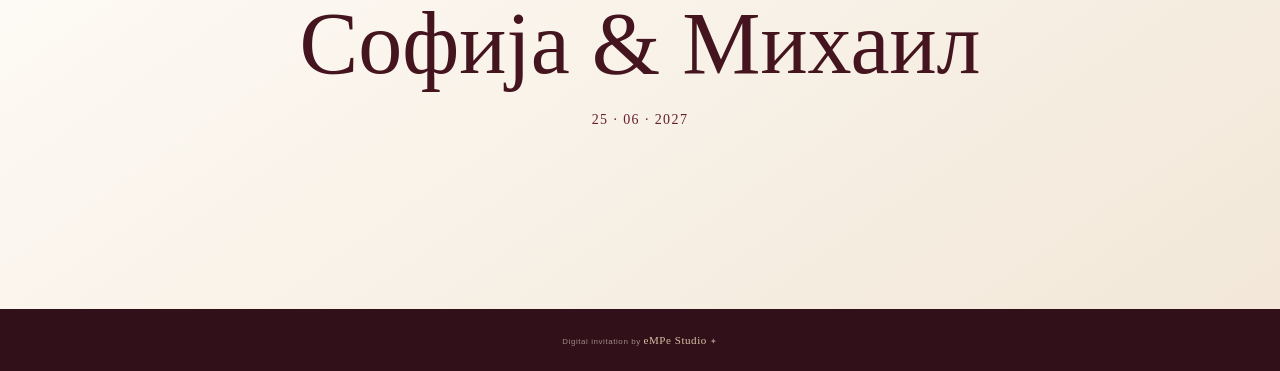
<file: demos/the-invory/index.html>
<!DOCTYPE html>
<html lang="mk">

<head>

    <meta charset="UTF-8">

    <meta
        name="viewport"
        content="width=device-width, initial-scale=1.0"
    >

    <title>The Ivory | eMPe Studio</title>

    <meta
        name="description"
        content="The Ivory — елегантна дигитална свадбена покана од eMPe Studio."
    >

    <link
        rel="stylesheet"
        href="style.css"
    >

</head>


<body>


    <!-- ==================================================
         LANGUAGE SWITCHER
    =================================================== -->

    <div class="invite-language">

        <button
            class="invite-lang-btn active"
            data-lang="mk"
        >
            MK
        </button>

        <span>/</span>

        <button
            class="invite-lang-btn"
            data-lang="en"
        >
            EN
        </button>

    </div>



    <!-- ==================================================
         HERO / COVER
    =================================================== -->

    <section class="invite-hero">

        <div class="invite-hero-decoration invite-decoration-one">
            ❧
        </div>

        <div class="invite-hero-decoration invite-decoration-two">
            ❧
        </div>


        <div class="invite-hero-content">

            <p
                class="invite-eyebrow"
                data-i18n="heroEyebrow"
            >
                СО ЗАДОВОЛСТВО ВЕ ПОКАНУВАМЕ
            </p>


            <h1 class="couple-names">

                <span>
                    Софија
                </span>

                <em>
                    &
                </em>

                <span>
                    Михаил
                </span>

            </h1>


            <div class="invite-divider">

                <span></span>

                <i>
                    ✦
                </i>

                <span></span>

            </div>


            <p
                class="invite-date"
                data-i18n="heroDate"
            >
                25 · 06 · 2027
            </p>


            <p
                class="invite-location"
                data-i18n="heroLocation"
            >
                Скопје
            </p>


            <a
                href="#story"
                class="scroll-down"
            >

                <span data-i18n="discover">
                    Откриј ја поканата
                </span>

                <span class="scroll-arrow">
                    ↓
                </span>

            </a>

        </div>

    </section>



    <!-- ==================================================
         INTRO
    =================================================== -->

    <section
        class="invite-section intro-section"
        id="story"
    >

        <div class="section-inner narrow">

            <span class="section-number">
                01
            </span>


            <p
                class="small-label"
                data-i18n="introLabel"
            >
                НАШАТА ПРОСЛАВА
            </p>


            <h2 data-i18n="introTitle">
                Еден ден. Една приказна. Еден прекрасен почеток.
            </h2>


            <p
                class="section-text"
                data-i18n="introText"
            >
                Со голема радост ве покануваме да бидете дел
                од денот кога ќе го прославиме нашиот заеднички почеток.
            </p>

        </div>

    </section>



    <!-- ==================================================
         EVENT DETAILS
    =================================================== -->

    <section class="invite-section details-section">

        <div class="section-inner">

            <div class="section-heading">

                <span class="section-number">
                    02
                </span>

                <p
                    class="small-label"
                    data-i18n="detailsLabel"
                >
                    ДЕТАЛИ
                </p>

                <h2 data-i18n="detailsTitle">
                    Кога & каде
                </h2>

            </div>


            <div class="details-grid">


                <!-- DATE -->

                <article class="detail-card">

                    <span class="detail-icon">
                        ◇
                    </span>

                    <small data-i18n="dateLabel">
                        ДАТУМ
                    </small>

                    <h3>
                        25 Јуни 2027
                    </h3>

                    <p data-i18n="dateDay">
                        Петок
                    </p>

                </article>



                <!-- TIME -->

                <article class="detail-card">

                    <span class="detail-icon">
                        ◷
                    </span>

                    <small data-i18n="timeLabel">
                        ВРЕМЕ
                    </small>

                    <h3>
                        18:30
                    </h3>

                    <p data-i18n="timeText">
                        Пристигнување на гостите
                    </p>

                </article>



                <!-- LOCATION -->

                <article class="detail-card">

                    <span class="detail-icon">
                        ⌖
                    </span>

                    <small data-i18n="locationLabel">
                        ЛОКАЦИЈА
                    </small>

                    <h3>
                        Event Garden
                    </h3>

                    <p>
                        Скопје
                    </p>

                </article>

            </div>

        </div>

    </section>



    <!-- ==================================================
         COUNTDOWN
    =================================================== -->

    <section class="countdown-section">

        <div class="section-inner narrow">

            <p
                class="small-label light"
                data-i18n="countdownLabel"
            >
                ДО НАШИОТ ДЕН
            </p>


            <h2
                class="countdown-heading"
                data-i18n="countdownTitle"
            >
                Одбројуваме заедно.
            </h2>


            <div
                class="countdown"
                id="countdown"
            >


                <div class="countdown-item">

                    <strong id="days">
                        00
                    </strong>

                    <span data-i18n="days">
                        дена
                    </span>

                </div>


                <div class="countdown-divider">
                    :
                </div>


                <div class="countdown-item">

                    <strong id="hours">
                        00
                    </strong>

                    <span data-i18n="hours">
                        часа
                    </span>

                </div>


                <div class="countdown-divider">
                    :
                </div>


                <div class="countdown-item">

                    <strong id="minutes">
                        00
                    </strong>

                    <span data-i18n="minutes">
                        минути
                    </span>

                </div>


                <div class="countdown-divider">
                    :
                </div>


                <div class="countdown-item">

                    <strong id="seconds">
                        00
                    </strong>

                    <span data-i18n="seconds">
                        секунди
                    </span>

                </div>


            </div>

        </div>

    </section>



    <!-- ==================================================
         TIMELINE
    =================================================== -->

    <section class="invite-section schedule-section">

        <div class="section-inner">

            <div class="section-heading centered">

                <span class="section-number">
                    03
                </span>

                <p
                    class="small-label"
                    data-i18n="scheduleLabel"
                >
                    ПРОГРАМА
                </p>

                <h2 data-i18n="scheduleTitle">
                    Нашиот ден
                </h2>

            </div>


            <div class="schedule-list">


                <article class="schedule-item">

                    <span class="schedule-time">
                        18:30
                    </span>

                    <div class="schedule-dot"></div>

                    <div>

                        <h3 data-i18n="scheduleOneTitle">
                            Добредојде
                        </h3>

                        <p data-i18n="scheduleOneText">
                            Пристигнување и пречек на гостите.
                        </p>

                    </div>

                </article>



                <article class="schedule-item">

                    <span class="schedule-time">
                        19:00
                    </span>

                    <div class="schedule-dot"></div>

                    <div>

                        <h3 data-i18n="scheduleTwoTitle">
                            Церемонија
                        </h3>

                        <p data-i18n="scheduleTwoText">
                            Почеток на нашата свадбена церемонија.
                        </p>

                    </div>

                </article>



                <article class="schedule-item">

                    <span class="schedule-time">
                        20:00
                    </span>

                    <div class="schedule-dot"></div>

                    <div>

                        <h3 data-i18n="scheduleThreeTitle">
                            Вечера & прослава
                        </h3>

                        <p data-i18n="scheduleThreeText">
                            Вечера, музика и моменти за паметење.
                        </p>

                    </div>

                </article>


            </div>

        </div>

    </section>



    <!-- ==================================================
         LOCATION
    =================================================== -->

    <section class="location-section">

        <div class="location-content">

            <p
                class="small-label"
                data-i18n="mapLabel"
            >
                ЛОКАЦИЈА
            </p>


            <h2>
                Event Garden
            </h2>


            <p data-i18n="mapDescription">
                Скопје, Северна Македонија
            </p>


            <a
                href="#"
                class="invite-button"
                data-i18n="openMap"
            >
                Отвори на Google Maps
            </a>

        </div>


        <div class="location-visual">

            <span>
                ⌖
            </span>

            <p>
                Event Garden
            </p>

        </div>

    </section>



    <!-- ==================================================
         DRESS CODE
    =================================================== -->

    <section class="invite-section dresscode-section">

        <div class="section-inner narrow">

            <span class="section-number">
                04
            </span>


            <p
                class="small-label"
                data-i18n="dressLabel"
            >
                DRESS CODE
            </p>


            <h2 data-i18n="dressTitle">
                Elegant & timeless
            </h2>


            <p
                class="section-text"
                data-i18n="dressText"
            >
                Би ни било драго вашиот изглед да биде
                инспириран од нежни, неутрални и елегантни тонови.
            </p>


            <div class="dress-colors">

                <span></span>
                <span></span>
                <span></span>
                <span></span>

            </div>

        </div>

    </section>



    <!-- ==================================================
         GALLERY
    =================================================== -->

    <section class="invite-section gallery-section">

        <div class="section-inner">

            <div class="section-heading centered">

                <span class="section-number">
                    05
                </span>

                <p
                    class="small-label"
                    data-i18n="galleryLabel"
                >
                    НАШАТА ПРИКАЗНА
                </p>

                <h2 data-i18n="galleryTitle">
                    Неколку наши моменти.
                </h2>

            </div>


            <div class="gallery-grid">

                <div class="gallery-placeholder gallery-tall">
                    <span>01</span>
                </div>

                <div class="gallery-placeholder">
                    <span>02</span>
                </div>

                <div class="gallery-placeholder">
                    <span>03</span>
                </div>

            </div>

        </div>

    </section>



    <!-- ==================================================
         RSVP
    =================================================== -->

    <section class="rsvp-section">

        <div class="rsvp-inner">

            <span class="rsvp-star">
                ✦
            </span>


            <p
                class="small-label light"
                data-i18n="rsvpLabel"
            >
                RSVP
            </p>


            <h2 data-i18n="rsvpTitle">
                Ќе ни биде чест да бидете со нас.
            </h2>


            <p data-i18n="rsvpText">
                Ве молиме потврдете го вашето присуство
                најдоцна до 1 јуни 2027.
            </p>


            <button
                type="button"
                class="rsvp-button"
                id="rsvpButton"
                data-i18n="rsvpButton"
            >
                Потврди присуство
            </button>

        </div>

    </section>



    <!-- ==================================================
         RSVP MODAL
    =================================================== -->

    <div
        class="rsvp-modal"
        id="rsvpModal"
    >

        <div class="rsvp-modal-backdrop"></div>


        <div class="rsvp-modal-card">

            <button
                type="button"
                class="rsvp-close"
                id="rsvpClose"
                aria-label="Close"
            >
                ×
            </button>


            <span class="modal-star">
                ✦
            </span>


            <h2 data-i18n="modalTitle">
                Потврда за присуство
            </h2>


            <p data-i18n="modalDescription">
                Пополнете ги информациите подолу.
            </p>


            <form
                class="rsvp-form"
                id="rsvpForm"
            >


                <label>

                    <span data-i18n="nameLabel">
                        Име и презиме
                    </span>

                    <input
                        type="text"
                        id="guestName"
                        required
                    >

                </label>



                <label>

                    <span data-i18n="attendanceLabel">
                        Дали ќе присуствувате?
                    </span>

                    <select
                        id="attendance"
                        required
                    >

                        <option
                            value=""
                            data-i18n="selectOption"
                        >
                            Одберете
                        </option>

                        <option
                            value="yes"
                            data-i18n="attendanceYes"
                        >
                            Со задоволство доаѓам
                        </option>

                        <option
                            value="no"
                            data-i18n="attendanceNo"
                        >
                            За жал нема да можам
                        </option>

                    </select>

                </label>



                <label>

                    <span data-i18n="guestsLabel">
                        Број на гости
                    </span>

                    <select id="guestCount">

                        <option value="1">
                            1
                        </option>

                        <option value="2">
                            2
                        </option>

                        <option value="3">
                            3
                        </option>

                        <option value="4">
                            4
                        </option>

                    </select>

                </label>



                <label>

                    <span data-i18n="messageLabel">
                        Порака
                    </span>

                    <textarea
                        id="guestMessage"
                        rows="4"
                    ></textarea>

                </label>



                <button
                    type="submit"
                    class="invite-button form-submit"
                    data-i18n="submitRsvp"
                >
                    Испрати потврда
                </button>

            </form>


            <div
                class="rsvp-success"
                id="rsvpSuccess"
            >

                <span>
                    ✓
                </span>

                <h3 data-i18n="successTitle">
                    Ви благодариме!
                </h3>

                <p data-i18n="successText">
                    Вашиот одговор е успешно подготвен.
                </p>

            </div>

        </div>

    </div>



    <!-- ==================================================
         ENDING
    =================================================== -->

    <section class="ending-section">

        <p data-i18n="endingSmall">
            СО ЉУБОВ
        </p>

        <h2>
            Софија & Михаил
        </h2>

        <span>
            25 · 06 · 2027
        </span>

    </section>



    <!-- ==================================================
         eMPe CREDIT
    =================================================== -->

    <footer class="invite-footer">

        <p>
            Digital invitation by
            <strong>
                eMPe Studio
            </strong>
            ✦
        </p>

    </footer>



    <script src="script.js"></script>

</body>

</html>
</file>
<file: style.css>
/* ==========================================================
   eMPe STUDIO
   HEADER + HERO + LANGUAGE SWITCHER
========================================================== */


/* ==========================================================
   01. VARIABLES
========================================================== */

:root {
    --cream: #f7f1e9;
    --cream-light: #fdfaf6;
    --cream-dark: #eee2d3;

    --burgundy: #641d2b;
    --burgundy-dark: #47131e;
    --burgundy-soft: #82404b;

    --coffee: #8f725d;
    --gold: #b79a72;
    --gold-light: #d7c3a5;

    --text: #382b29;
    --muted: #776967;

    --white: #ffffff;

    --container: 1240px;

    --serif:
        Georgia,
        "Times New Roman",
        serif;

    --sans:
        Arial,
        Helvetica,
        sans-serif;
}


/* ==========================================================
   02. RESET
========================================================== */

* {
    margin: 0;
    padding: 0;
    box-sizing: border-box;
}


html {
    scroll-behavior: smooth;
}


body {
    width: 100%;
    min-height: 100vh;

    font-family: var(--sans);

    background: var(--cream-light);
    color: var(--text);

    overflow-x: hidden;
}


body.menu-open {
    overflow: hidden;
}


a {
    color: inherit;
    text-decoration: none;
}


button,
input,
textarea {
    font: inherit;
}


button {
    cursor: pointer;
}


img {
    display: block;
    max-width: 100%;
}


/* ==========================================================
   03. BASIC SECTIONS
========================================================== */

.section {
    width: 100%;
}


main {
    width: 100%;
}


/* ==========================================================
   04. HEADER
========================================================== */

.site-header {
    width: 100%;

    position: fixed;

    top: 0;
    left: 0;

    z-index: 1100;

    background: transparent;
    box-shadow: none;

    transition:
        background 0.35s ease,
        box-shadow 0.35s ease,
        backdrop-filter 0.35s ease;
}


.site-header.scrolled {
    background: rgba(253, 250, 246, 0.96);

    backdrop-filter: blur(18px);
    -webkit-backdrop-filter: blur(18px);

    box-shadow:
        0 10px 40px
        rgba(67, 39, 32, 0.07);
}


/* ==========================================================
   05. NAV CONTAINER
========================================================== */

.nav-container {
    width: min(94%, var(--container));

    min-height: 90px;

    margin: 0 auto;

    display: flex;
    align-items: center;

    gap: 28px;

    position: relative;

    z-index: 1102;
}


/* ==========================================================
   06. BRAND
========================================================== */

.brand {
    display: flex;
    align-items: center;

    gap: 11px;

    flex-shrink: 0;

    position: relative;

    z-index: 1103;
}


.brand-logo {
    width: 52px;
    height: 52px;

    object-fit: contain;
}


.brand-text {
    display: flex;
    flex-direction: column;

    line-height: 1;
}


.brand-name {
    font-family: var(--serif);

    font-size: 24px;
    font-weight: 400;

    letter-spacing: 0.02em;

    color: var(--burgundy);
}


.brand-tagline {
    margin-top: 7px;

    font-size: 7px;

    letter-spacing: 0.34em;
    text-transform: uppercase;

    color: var(--gold);
}


/* ==========================================================
   07. DESKTOP NAVIGATION
========================================================== */

.desktop-nav {
    margin-left: auto;

    display: flex;
    align-items: center;

    gap: 25px;
}


.nav-link {
    position: relative;

    padding: 10px 0;

    white-space: nowrap;

    font-size: 12px;
    font-weight: 500;

    color: var(--text);

    transition:
        color 0.3s ease;
}


.nav-link::after {
    content: "";

    position: absolute;

    left: 50%;
    bottom: 2px;

    width: 0;
    height: 1px;

    background: var(--burgundy);

    transform: translateX(-50%);

    transition:
        width 0.3s ease;
}


.nav-link:hover,
.nav-link.active {
    color: var(--burgundy);
}


.nav-link:hover::after,
.nav-link.active::after {
    width: 100%;
}


/* ==========================================================
   08. LANGUAGE SWITCHER
========================================================== */

.language-switcher {
    display: inline-flex;
    align-items: center;
    justify-content: center;

    gap: 7px;
}


.desktop-language {
    flex-shrink: 0;

    margin-left: 5px;

    padding-left: 18px;

    border-left:
        1px solid
        rgba(100, 29, 43, 0.14);
}


.lang-btn {
    padding: 4px 2px;

    border: 0;

    background: transparent;

    position: relative;

    font-size: 10px;
    font-weight: 600;

    letter-spacing: 0.12em;

    color: var(--muted);

    transition:
        color 0.3s ease,
        opacity 0.3s ease;
}


.lang-btn::after {
    content: "";

    position: absolute;

    left: 50%;
    bottom: -4px;

    width: 0;
    height: 1px;

    background: var(--burgundy);

    transform: translateX(-50%);

    transition:
        width 0.3s ease;
}


.lang-btn:hover {
    color: var(--burgundy);
}


.lang-btn.active {
    color: var(--burgundy);
}


.lang-btn.active::after {
    width: 100%;
}


.language-divider {
    font-family: var(--serif);

    font-size: 13px;

    color:
        rgba(183, 154, 114, 0.75);
}


/* ==========================================================
   09. HAMBURGER BUTTON
========================================================== */

.menu-toggle {
    display: none;

    width: 44px;
    height: 44px;

    padding: 0;

    margin-left: auto;

    border: 0;

    background: transparent;

    position: relative;

    z-index: 1110;
}


.menu-toggle span {
    display: block;

    width: 27px;
    height: 1.5px;

    margin: 6px auto;

    border-radius: 10px;

    background: var(--burgundy);

    transition:
        transform 0.35s ease,
        opacity 0.35s ease;
}


.menu-toggle.active span:nth-child(1) {
    transform:
        translateY(7.5px)
        rotate(45deg);
}


.menu-toggle.active span:nth-child(2) {
    opacity: 0;
}


.menu-toggle.active span:nth-child(3) {
    transform:
        translateY(-7.5px)
        rotate(-45deg);
}


/* ==========================================================
   10. MOBILE FULL-SCREEN MENU
========================================================== */

.mobile-menu {
    width: 100%;
    height: 100dvh;

    position: fixed;

    top: 0;
    left: 0;

    z-index: 1090;

    padding:
        115px
        8%
        38px;

    display: flex;
    flex-direction: column;

    background: var(--cream-light);

    overflow-y: auto;

    opacity: 0;
    visibility: hidden;

    pointer-events: none;

    transform: translateY(-16px);

    transition:
        opacity 0.35s ease,
        visibility 0.35s ease,
        transform 0.35s ease;
}


.mobile-menu.open {
    opacity: 1;
    visibility: visible;

    pointer-events: auto;

    transform: translateY(0);
}


/* ==========================================================
   11. MOBILE NAVIGATION
========================================================== */

.mobile-nav {
    width: 100%;

    display: flex;
    flex-direction: column;
}


.mobile-nav a {
    width: 100%;

    min-height: 61px;

    padding: 15px 0;

    display: flex;
    align-items: center;
    justify-content: space-between;

    border-bottom:
        1px solid
        rgba(100, 29, 43, 0.11);

    font-family: var(--serif);

    font-size: 27px;
    font-weight: 400;

    line-height: 1.15;

    color: var(--burgundy-dark);

    transition:
        color 0.3s ease,
        padding-left 0.3s ease;
}


.mobile-nav a:first-child {
    border-top:
        1px solid
        rgba(100, 29, 43, 0.11);
}


.mobile-nav a::after {
    content: "→";

    margin-left: 20px;

    flex-shrink: 0;

    font-family: var(--sans);

    font-size: 16px;

    color: var(--gold);

    transition:
        transform 0.3s ease;
}


.mobile-nav a:hover {
    padding-left: 6px;

    color: var(--burgundy);
}


.mobile-nav a:hover::after {
    transform: translateX(5px);
}


/* ==========================================================
   12. MOBILE LANGUAGE AREA
========================================================== */

.mobile-language-area {
    margin-top: 31px;

    padding:
        22px 0
        20px;

    display: flex;
    align-items: center;
    justify-content: space-between;

    border-bottom:
        1px solid
        rgba(100, 29, 43, 0.11);
}


.mobile-language-label {
    font-family: var(--serif);

    font-size: 15px;

    color: var(--coffee);
}


.mobile-language-area .language-switcher {
    gap: 11px;
}


.mobile-language-area .lang-btn {
    font-size: 12px;
}


.mobile-language-area .language-divider {
    font-size: 15px;
}


/* ==========================================================
   13. MOBILE MENU BOTTOM
========================================================== */

.mobile-menu-bottom {
    margin-top: auto;
    padding-top: 32px;

    display: flex;
    flex-direction: column;

    gap: 7px;
}


.mobile-menu-bottom span {
    font-family: var(--serif);

    font-size: 19px;

    color: var(--burgundy);
}


.mobile-menu-bottom small {
    font-size: 7px;

    letter-spacing: 0.30em;
    text-transform: uppercase;

    color: var(--gold);
}


/* ==========================================================
   14. HERO
========================================================== */

.hero {
    min-height: 100vh;

    padding:
        150px 0
        80px;

    position: relative;

    overflow: hidden;

    background:
        linear-gradient(
            120deg,
            #fdfaf6 0%,
            #faf4ec 58%,
            #f4e8db 100%
        );
}


.hero-container {
    width: min(90%, var(--container));

    min-height: calc(100vh - 230px);

    margin: 0 auto;

    display: grid;

    grid-template-columns:
        0.88fr
        1.12fr;

    align-items: center;

    gap: 65px;

    position: relative;

    z-index: 4;
}


/* ==========================================================
   15. HERO COPY
========================================================== */

.hero-copy {
    max-width: 570px;
}


.hero-eyebrow {
    margin-bottom: 25px;

    display: flex;
    align-items: center;

    gap: 13px;

    font-size: 10px;
    font-weight: 600;

    letter-spacing: 0.19em;

    text-transform: uppercase;

    color: var(--coffee);
}


.hero-eyebrow p {
    margin: 0;
}


.hero-eyebrow span {
    width: 45px;
    height: 1px;

    flex-shrink: 0;

    background: var(--gold);
}


/* ==========================================================
   16. HERO TITLE
========================================================== */

.hero-title {
    max-width: 600px;

    display: block;

    font-family: var(--serif);

    font-size:
        clamp(
            62px,
            6.3vw,
            94px
        );

    line-height: 0.96;

    font-weight: 400;

    letter-spacing: -0.035em;

    color: var(--burgundy-dark);
}


.hero-title > span,
.hero-title > em {
    display: block;
}


.hero-title em {
    width: fit-content;

    position: relative;

    z-index: 1;

    font-weight: 400;
    font-style: italic;

    color: var(--burgundy);
}


.hero-title em::after {
    content: "";

    width: 82%;
    height: 7px;

    position: absolute;

    left: 9%;
    bottom: 5px;

    z-index: -1;

    background:
        rgba(183, 154, 114, 0.24);
}


/* ==========================================================
   17. HERO DESCRIPTION
========================================================== */

.hero-description {
    max-width: 520px;

    margin-top: 34px;

    font-size: 16px;
    line-height: 1.85;

    color: var(--muted);
}


/* ==========================================================
   18. HERO BUTTONS
========================================================== */

.hero-actions {
    margin-top: 37px;

    display: flex;
    align-items: center;

    flex-wrap: wrap;

    gap: 13px;
}


.btn {
    min-height: 53px;

    padding: 0 27px;

    display: inline-flex;
    align-items: center;
    justify-content: center;

    gap: 22px;

    border:
        1px solid
        transparent;

    font-size: 12px;
    font-weight: 600;

    letter-spacing: 0.02em;

    transition:
        transform 0.3s ease,
        box-shadow 0.3s ease,
        background 0.3s ease,
        color 0.3s ease,
        border-color 0.3s ease;
}


.btn-primary {
    color: var(--white);

    background: var(--burgundy);
}


.btn-primary:hover {
    background: var(--burgundy-dark);

    transform: translateY(-3px);

    box-shadow:
        0 15px 30px
        rgba(100, 29, 43, 0.18);
}


.btn-arrow {
    font-size: 18px;

    transition:
        transform 0.3s ease;
}


.btn-primary:hover .btn-arrow {
    transform: translateX(5px);
}


.btn-outline {
    color: var(--burgundy);

    border-color:
        rgba(100, 29, 43, 0.33);

    background:
        rgba(255, 255, 255, 0.23);
}


.btn-outline:hover {
    color: var(--white);

    border-color: var(--burgundy);

    background: var(--burgundy);

    transform: translateY(-3px);
}


/* ==========================================================
   19. HERO NOTE
========================================================== */

.hero-note {
    margin-top: 31px;

    display: flex;
    align-items: center;

    gap: 11px;

    font-family: var(--serif);

    font-size: 13px;

    letter-spacing: 0.02em;

    color: var(--coffee);
}


.hero-note-star {
    flex-shrink: 0;

    color: var(--gold);
}


/* ==========================================================
   20. HERO VISUAL
========================================================== */

.hero-visual {
    min-height: 610px;

    position: relative;

    display: flex;
    align-items: center;
    justify-content: center;
}


/* ==========================================================
   21. BACK INVITATION CARD
========================================================== */

.invitation-card-back {
    width: 390px;
    height: 500px;

    position: absolute;

    right: 30px;
    top: 40px;

    overflow: hidden;

    border:
        1px solid
        rgba(183, 154, 114, 0.32);

    background: #f9f2e9;

    transform: rotate(8deg);

    box-shadow:
        0 30px 80px
        rgba(73, 47, 34, 0.08);
}


.invitation-monogram {
    margin-top: 70px;

    text-align: center;

    font-family: var(--serif);

    font-size: 67px;

    color:
        rgba(183, 154, 114, 0.66);
}


.botanical {
    position: absolute;

    font-family: var(--serif);

    font-size: 130px;

    color:
        rgba(183, 154, 114, 0.24);
}


.botanical-one {
    left: -30px;
    bottom: 20px;

    transform:
        rotate(-25deg);
}


.botanical-two {
    top: 5px;
    right: -35px;

    transform:
        rotate(150deg);
}


/* ==========================================================
   22. PHONE WRAPPER
========================================================== */

.phone-wrapper {
    position: relative;

    z-index: 5;

    animation:
        phoneFloat
        5s ease-in-out
        infinite;
}


/* ==========================================================
   23. PHONE
========================================================== */

.phone {
    width: 286px;
    height: 575px;

    padding: 9px;

    position: relative;

    border:
        4px solid
        #211c1b;

    border-radius: 42px;

    background: #151212;

    transform:
        rotate(-5deg);

    box-shadow:
        0 45px 80px
        rgba(58, 37, 31, 0.22);
}


.phone-top {
    width: 100%;

    position: absolute;

    top: 15px;
    left: 0;

    z-index: 3;

    display: flex;
    justify-content: center;
}


.dynamic-island {
    width: 90px;
    height: 25px;

    border-radius: 20px;

    background: #111;
}


/* ==========================================================
   24. PHONE SCREEN
========================================================== */

.phone-screen {
    width: 100%;
    height: 100%;

    padding: 30px;

    position: relative;

    overflow: hidden;

    border-radius: 30px;

    display: flex;
    flex-direction: column;
    align-items: center;
    justify-content: center;

    text-align: center;

    background:
        linear-gradient(
            160deg,
            #faf3ea,
            #fffdf9
        );
}


.phone-screen::before {
    content: "❧";

    position: absolute;

    top: 50px;
    left: -25px;

    font-size: 100px;

    color:
        rgba(183, 154, 114, 0.17);

    transform:
        rotate(-20deg);
}


.phone-screen::after {
    content: "❧";

    position: absolute;

    right: -25px;
    bottom: 30px;

    font-size: 100px;

    color:
        rgba(183, 154, 114, 0.17);

    transform:
        rotate(155deg);
}


/* ==========================================================
   25. PHONE CONTENT
========================================================== */

.phone-logo {
    margin-bottom: 22px;

    position: relative;

    z-index: 2;

    font-family: var(--serif);

    font-size: 38px;

    color: var(--gold);
}


.invite-small {
    margin-bottom: 17px;

    position: relative;

    z-index: 2;

    font-size: 8px;

    letter-spacing: 0.26em;

    color: var(--coffee);
}


.phone-screen h2 {
    position: relative;

    z-index: 2;

    display: flex;
    flex-direction: column;

    font-family: var(--serif);

    font-size: 33px;
    font-weight: 400;

    line-height: 1.1;

    color: var(--burgundy-dark);
}


.phone-screen h2 span {
    margin: 5px 0;

    font-size: 18px;

    color: var(--gold);
}


.invite-divider {
    width: 115px;

    margin:
        24px 0
        16px;

    position: relative;

    z-index: 2;

    display: flex;
    align-items: center;

    gap: 10px;

    color: var(--gold);
}


.invite-divider span {
    flex: 1;

    height: 1px;

    background:
        rgba(183, 154, 114, 0.52);
}


.invite-date {
    position: relative;

    z-index: 2;

    font-family: var(--serif);

    font-size: 16px;

    letter-spacing: 0.08em;

    color: var(--burgundy);
}


.invite-place {
    margin-top: 9px;

    position: relative;

    z-index: 2;

    font-size: 10px;

    color: var(--coffee);
}


.invite-demo-btn {
    margin-top: 29px;

    padding:
        12px
        18px;

    position: relative;

    z-index: 2;

    border: 0;

    font-size: 10px;

    color: var(--white);

    background: var(--burgundy);

    transition:
        background 0.3s ease,
        transform 0.3s ease;
}


.invite-demo-btn:hover {
    background: var(--burgundy-dark);

    transform:
        translateY(-2px);
}


/* ==========================================================
   26. FLOATING CARDS
========================================================== */

.floating-card {
    position: absolute;

    z-index: 6;

    padding:
        15px
        18px;

    display: flex;
    align-items: center;

    gap: 12px;

    border:
        1px solid
        rgba(183, 154, 114, 0.24);

    background:
        rgba(255, 253, 249, 0.96);

    backdrop-filter: blur(10px);
    -webkit-backdrop-filter: blur(10px);

    box-shadow:
        0 20px 45px
        rgba(75, 47, 39, 0.10);
}


.floating-card strong,
.floating-card small {
    display: block;
}


.floating-card strong {
    margin-bottom: 4px;

    font-family: var(--serif);

    font-size: 14px;
    font-weight: 400;

    color: var(--burgundy);
}


.floating-card small {
    font-size: 9px;

    color: var(--muted);
}


.floating-icon {
    flex-shrink: 0;

    color: var(--gold);
}


.floating-card-one {
    top: 110px;
    left: -5px;

    animation:
        floatingCard
        5s ease-in-out
        infinite;
}


.floating-card-two {
    right: 0;
    bottom: 100px;

    animation:
        floatingCard
        6s ease-in-out
        infinite reverse;
}


/* ==========================================================
   27. HERO BACKGROUND DECORATION
========================================================== */

.hero-glow {
    position: absolute;

    border-radius: 50%;

    pointer-events: none;
}


.hero-glow-one {
    width: 600px;
    height: 600px;

    right: -160px;
    top: -180px;

    background:
        rgba(183, 154, 114, 0.07);
}


.hero-glow-two {
    width: 450px;
    height: 450px;

    left: -230px;
    bottom: -180px;

    background:
        rgba(100, 29, 43, 0.025);
}


.hero-decoration {
    position: absolute;

    font-size: 24px;

    color:
        rgba(183, 154, 114, 0.38);
}


.decoration-left {
    top: 28%;
    left: 3%;
}


/* ==========================================================
   28. SCROLL INDICATOR
========================================================== */

.scroll-indicator {
    position: absolute;

    left: 50%;
    bottom: 23px;

    transform:
        translateX(-50%);

    display: flex;
    flex-direction: column;
    align-items: center;

    gap: 10px;

    color: var(--coffee);
}


.scroll-indicator span {
    font-size: 8px;

    letter-spacing: 0.30em;
}


.scroll-line {
    width: 1px;
    height: 33px;

    background:
        linear-gradient(
            to bottom,
            var(--gold),
            transparent
        );

    animation:
        scrollLine
        1.7s ease-in-out
        infinite;
}


/* ==========================================================
   29. ENTRY ANIMATIONS
========================================================== */

.reveal {
    opacity: 0;

    transform:
        translateY(25px);

    animation:
        revealUp
        0.9s ease
        forwards;
}


.reveal-delay-1 {
    animation-delay: 0.12s;
}


.reveal-delay-2 {
    animation-delay: 0.26s;
}


.reveal-delay-3 {
    animation-delay: 0.40s;
}


.reveal-delay-4 {
    animation-delay: 0.55s;
}


/* ==========================================================
   30. KEYFRAMES
========================================================== */

@keyframes revealUp {

    from {
        opacity: 0;

        transform:
            translateY(25px);
    }

    to {
        opacity: 1;

        transform:
            translateY(0);
    }
}


@keyframes phoneFloat {

    0%,
    100% {
        transform:
            translateY(0);
    }

    50% {
        transform:
            translateY(-13px);
    }
}


@keyframes floatingCard {

    0%,
    100% {
        transform:
            translateY(0);
    }

    50% {
        transform:
            translateY(-10px);
    }
}


@keyframes scrollLine {

    0%,
    100% {
        opacity: 0.3;

        transform:
            scaleY(0.7);
    }

    50% {
        opacity: 1;

        transform:
            scaleY(1);
    }
}


/* ==========================================================
   31. MEDIUM DESKTOP / SMALL LAPTOP
========================================================== */

@media (max-width: 1180px) {

    .nav-container {
        gap: 19px;
    }


    .desktop-nav {
        gap: 17px;
    }


    .nav-link {
        font-size: 11px;
    }


    .desktop-language {
        padding-left: 12px;
    }


    .brand-name {
        font-size: 22px;
    }


    .hero-container {
        gap: 30px;
    }


    .hero-visual {
        transform:
            scale(0.93);
    }
}


/* ==========================================================
   32. TABLET / MOBILE NAVIGATION BREAKPOINT
========================================================== */

@media (max-width: 960px) {

    .desktop-nav,
    .desktop-language {
        display: none;
    }


    .menu-toggle {
        display: block;
    }


    /* Transparent navbar on top of hero */

    .site-header {
        background: transparent;

        backdrop-filter: none;
        -webkit-backdrop-filter: none;

        box-shadow: none;
    }


    /* Cream + blur only after scrolling */

    .site-header.scrolled {
        background: rgba(253, 250, 246, 0.96);

        backdrop-filter: blur(18px);
        -webkit-backdrop-filter: blur(18px);

        box-shadow:
            0 5px 25px
            rgba(67, 39, 32, 0.05);
    }


    .nav-container {
        width: 90%;

        min-height: 78px;
    }
}


/* ==========================================================
   33. TABLET HERO
========================================================== */

@media (max-width: 850px) {

    .brand-logo {
        width: 43px;
        height: 43px;
    }


    .brand-name {
        font-size: 21px;
    }


    .brand-tagline {
        margin-top: 5px;

        font-size: 6px;
    }


    /* MOBILE MENU */

    .mobile-menu {
        padding:
            105px
            7%
            35px;

        background: var(--cream-light);
    }


    /* HERO */

    .hero {
        min-height: auto;

        padding:
            125px
            0
            70px;
    }


    .hero-container {
        width: 88%;

        min-height: auto;

        display: flex;
        flex-direction: column;

        gap: 55px;
    }


    .hero-copy {
        width: 100%;
        max-width: none;

        text-align: center;
    }


    .hero-eyebrow {
        justify-content: center;

        font-size: 8px;
    }


    .hero-title {
        max-width: none;

        font-size:
            clamp(
                54px,
                15vw,
                78px
            );

        line-height: 0.99;
    }


    .hero-title em {
        margin:
            0 auto;
    }


    .hero-description {
        max-width: 520px;

        margin:
            27px auto
            0;

        font-size: 15px;

        line-height: 1.75;
    }


    .hero-actions {
        justify-content: center;

        margin-top: 30px;
    }


    .hero-note {
        justify-content: center;

        font-size: 12px;
    }


    /* VISUAL */

    .hero-visual {
        width: 100%;

        min-height: 520px;

        transform: none;
    }


    .invitation-card-back {
        width: 290px;
        height: 390px;

        top: 45px;
        right: 50%;

        transform:
            translateX(62%)
            rotate(8deg);
    }


    .phone {
        width: 232px;
        height: 470px;

        border-radius: 35px;
    }


    .phone-screen {
        border-radius: 26px;
    }


    .dynamic-island {
        width: 70px;
        height: 20px;
    }


    .phone-screen h2 {
        font-size: 27px;
    }


    .floating-card {
        padding:
            12px
            14px;
    }


    .floating-card-one {
        left: -12px;
        top: 80px;
    }


    .floating-card-two {
        right: -10px;
        bottom: 45px;
    }


    .scroll-indicator {
        display: none;
    }
}


/* ==========================================================
   34. MOBILE
========================================================== */

@media (max-width: 520px) {

    /* HEADER */

    .nav-container {
        width: 91%;

        min-height: 72px;
    }


    .brand-logo {
        width: 48px;
        height: 48px;
    }


    .brand-text {
        display: none;
    }


    /* MOBILE MENU */

    .mobile-menu {
        padding:
            94px
            7%
            27px;

        background: var(--cream-light);
    }


    .mobile-nav a {
        min-height: 54px;

        padding: 12px 0;

        font-size: 23px;
    }


    .mobile-nav a::after {
        font-size: 14px;
    }


    .mobile-language-area {
        margin-top: 25px;

        padding:
            18px 0;
    }


    .mobile-menu-bottom {
        padding-top: 25px;
    }


    /* HERO */

    .hero {
        padding:
            103px
            0
            58px;
    }


    .hero-container {
        width: 91%;

        gap: 43px;
    }


    .hero-eyebrow {
        gap: 9px;

        margin-bottom: 19px;

        font-size: 7px;

        letter-spacing: 0.15em;
    }


    .hero-eyebrow span {
        width: 24px;
    }


    .hero-title {
        font-size: 52px;

        line-height: 1;
    }


    .hero-description {
        margin-top: 23px;

        font-size: 14px;

        line-height: 1.7;
    }


    .hero-actions {
        width: 100%;

        margin-top: 27px;

        flex-direction: column;

        gap: 11px;
    }


    .btn {
        width: 100%;

        min-height: 52px;
    }


    .hero-note {
        margin-top: 25px;

        font-size: 11px;
    }


    /* VISUAL */

    .hero-visual {
        min-height: 470px;

        margin-top: 5px;
    }


    .phone {
        width: 208px;
        height: 420px;

        border-radius: 31px;
    }


    .phone-screen {
        padding: 25px;

        border-radius: 23px;
    }


    .phone-logo {
        margin-bottom: 16px;

        font-size: 31px;
    }


    .phone-screen h2 {
        font-size: 24px;
    }


    .invite-divider {
        margin:
            18px 0
            14px;
    }


    .invite-demo-btn {
        margin-top: 23px;
    }


    .invitation-card-back {
        width: 250px;
        height: 340px;
    }


    .floating-card {
        padding:
            10px
            11px;
    }


    .floating-card strong {
        font-size: 11px;
    }


    .floating-card small {
        font-size: 7px;
    }


    .floating-card-one {
        left: -22px;
        top: 68px;
    }


    .floating-card-two {
        right: -24px;
        bottom: 35px;
    }
}


/* ==========================================================
   35. VERY SMALL MOBILE
========================================================== */

@media (max-width: 380px) {

    .mobile-nav a {
        min-height: 48px;

        padding: 10px 0;

        font-size: 20px;
    }


    .mobile-language-area {
        margin-top: 18px;
    }


    .hero-title {
        font-size: 46px;
    }


    .hero-description {
        font-size: 13px;
    }


    .hero-visual {
        margin-top: -12px;

        transform:
            scale(0.92);
    }
}


/* ==========================================================
   36. REDUCED MOTION
========================================================== */

@media (prefers-reduced-motion: reduce) {

    html {
        scroll-behavior: auto;
    }


    *,
    *::before,
    *::after {
        animation-duration:
            0.01ms !important;

        animation-iteration-count:
            1 !important;

        transition-duration:
            0.01ms !important;
    }
}

/* ==========================================================
   37. GLOBAL SECTION STYLES
========================================================== */

.section-eyebrow {
    display: flex;
    align-items: center;

    gap: 13px;

    margin-bottom: 23px;

    font-size: 9px;
    font-weight: 600;

    letter-spacing: 0.22em;
    text-transform: uppercase;

    color: var(--coffee);
}


.section-eyebrow span {
    width: 42px;
    height: 1px;

    background: var(--gold);
}


.section-eyebrow.centered {
    justify-content: center;
}


.section-title {
    font-family: var(--serif);

    font-size:
        clamp(
            48px,
            5vw,
            74px
        );

    line-height: 1;

    font-weight: 400;

    letter-spacing: -0.03em;

    color: var(--burgundy-dark);
}


.section-title span,
.section-title em {
    display: block;
}


.section-title em {
    font-weight: 400;
    font-style: italic;

    color: var(--burgundy);
}


.centered-title {
    text-align: center;
}


.section-description {
    max-width: 650px;

    margin:
        28px auto
        0;

    text-align: center;

    font-size: 15px;
    line-height: 1.8;

    color: var(--muted);
}


/* ==========================================================
   38. SCROLL REVEAL
========================================================== */

.section-reveal {
    opacity: 0;

    transform:
        translateY(35px);

    transition:
        opacity 0.85s ease,
        transform 0.85s ease;
}


.section-reveal.visible {
    opacity: 1;

    transform:
        translateY(0);
}


/* ==========================================================
   39. ABOUT SECTION
========================================================== */

.about-section {
    padding:
        130px 0;

    position: relative;

    overflow: hidden;

    background: var(--cream-light);
}


.about-container {
    width:
        min(
            90%,
            var(--container)
        );

    margin:
        0 auto;

    display: grid;

    grid-template-columns:
        0.9fr
        1.1fr;

    align-items: center;

    gap: 100px;
}


/* ABOUT VISUAL */

.about-visual {
    min-height: 600px;

    position: relative;

    display: flex;
    align-items: center;
    justify-content: center;
}


.about-card {
    position: absolute;
}


.about-card-main {
    width: 370px;
    height: 470px;

    z-index: 3;

    display: flex;
    flex-direction: column;
    justify-content: center;
    align-items: center;

    border:
        1px solid
        rgba(183, 154, 114, 0.35);

    background:
        linear-gradient(
            145deg,
            #fbf5ee,
            #f4e7d8
        );

    box-shadow:
        0 35px 80px
        rgba(74, 48, 38, 0.10);
}


.about-card-main::before {
    content: "";

    width:
        calc(100% - 28px);

    height:
        calc(100% - 28px);

    position: absolute;

    border:
        1px solid
        rgba(183, 154, 114, 0.24);

    pointer-events: none;
}


.about-card-small {
    margin-bottom: 35px;

    position: relative;

    z-index: 2;

    font-size: 8px;

    letter-spacing: 0.35em;

    text-transform: uppercase;

    color: var(--coffee);
}


.about-monogram {
    position: relative;

    z-index: 2;

    font-family: var(--serif);

    font-size: 95px;

    color: var(--burgundy);
}


.about-card-tagline {
    margin-top: 28px;

    position: relative;

    z-index: 2;

    font-size: 8px;

    letter-spacing: 0.32em;

    text-transform: uppercase;

    color: var(--gold);
}


.about-card-back {
    width: 330px;
    height: 410px;

    left: 20px;
    top: 55px;

    z-index: 1;

    display: flex;
    align-items: flex-end;
    justify-content: flex-start;

    padding: 35px;

    border:
        1px solid
        rgba(100, 29, 43, 0.15);

    background: var(--burgundy);

    color:
        rgba(255, 255, 255, 0.40);

    font-size: 35px;

    transform:
        rotate(-7deg);
}


.about-floating-note {
    position: absolute;

    right: -15px;
    bottom: 60px;

    z-index: 5;

    max-width: 220px;

    padding:
        17px
        21px;

    display: flex;
    align-items: center;

    gap: 12px;

    background:
        rgba(
            255,
            253,
            249,
            0.96
        );

    border:
        1px solid
        rgba(183, 154, 114, 0.25);

    box-shadow:
        0 20px 50px
        rgba(74, 48, 38, 0.10);
}


.about-floating-note span {
    color: var(--gold);
}


.about-floating-note p {
    font-family: var(--serif);

    font-size: 13px;
    line-height: 1.4;

    color: var(--burgundy);
}


/* ABOUT COPY */

.about-content {
    max-width: 590px;
}


.about-lead {
    max-width: 520px;

    margin-top: 34px;

    font-family: var(--serif);

    font-size: 23px;
    line-height: 1.5;

    color: var(--coffee);
}


.about-description {
    max-width: 560px;

    margin-top: 20px;

    font-size: 15px;
    line-height: 1.85;

    color: var(--muted);
}


/* VALUES */

.about-values {
    margin-top: 42px;

    border-top:
        1px solid
        rgba(100, 29, 43, 0.12);
}


.about-value {
    padding:
        20px 0;

    display: grid;

    grid-template-columns:
        50px
        1fr;

    gap: 15px;

    border-bottom:
        1px solid
        rgba(100, 29, 43, 0.12);
}


.about-value-number {
    padding-top: 2px;

    font-size: 9px;

    letter-spacing: 0.12em;

    color: var(--gold);
}


.about-value h3 {
    font-family: var(--serif);

    font-size: 18px;
    font-weight: 400;

    color: var(--burgundy);
}


.about-value p {
    margin-top: 5px;

    font-size: 12px;
    line-height: 1.6;

    color: var(--muted);
}


/* ==========================================================
   40. INVITATIONS SECTION
========================================================== */

.invitations-section {
    padding:
        130px 0;

    position: relative;

    background:
        linear-gradient(
            180deg,
            #f6ede2,
            #fbf6f0
        );
}


.invitations-container {
    width:
        min(
            90%,
            var(--container)
        );

    margin:
        0 auto;
}


.invitations-heading {
    max-width: 800px;

    margin:
        0 auto
        70px;
}


/* ==========================================================
   41. INVITATION CARDS
========================================================== */

.invitation-grid {
    display: grid;

    grid-template-columns:
        repeat(4, 1fr);

    gap: 16px;
}


.invitation-category-card {
    min-height: 420px;

    padding:
        34px
        29px;

    position: relative;

    overflow: hidden;

    border:
        1px solid
        rgba(100, 29, 43, 0.11);

    background:
        rgba(
            255,
            253,
            249,
            0.72
        );

    transition:
        transform 0.4s ease,
        box-shadow 0.4s ease,
        background 0.4s ease;
}


.invitation-category-card::before {
    content: "";

    width: 170px;
    height: 170px;

    position: absolute;

    right: -80px;
    bottom: -90px;

    border-radius: 50%;

    background:
        rgba(
            183,
            154,
            114,
            0.08
        );

    transition:
        transform 0.5s ease;
}


.invitation-category-card:hover {
    transform:
        translateY(-10px);

    background:
        var(--cream-light);

    box-shadow:
        0 25px 55px
        rgba(74, 48, 38, 0.10);
}


.invitation-category-card:hover::before {
    transform:
        scale(1.45);
}


.category-number {
    font-size: 9px;

    letter-spacing: 0.20em;

    color: var(--gold);
}


.category-icon {
    margin:
        55px 0
        28px;

    font-family: var(--serif);

    font-size: 40px;

    color: var(--burgundy);
}


.invitation-category-card h3 {
    font-family: var(--serif);

    font-size: 25px;
    font-weight: 400;

    color: var(--burgundy-dark);
}


.invitation-category-card p {
    margin-top: 17px;

    font-size: 13px;
    line-height: 1.75;

    color: var(--muted);
}


.category-link {
    position: absolute;

    left: 29px;
    bottom: 30px;

    display: flex;
    align-items: center;

    gap: 12px;

    font-size: 10px;
    font-weight: 600;

    letter-spacing: 0.05em;

    color: var(--burgundy);
}


.category-link span:last-child {
    transition:
        transform 0.3s ease;
}


.category-link:hover span:last-child {
    transform:
        translateX(6px);
}


/* ==========================================================
   42. INVITATIONS BOTTOM
========================================================== */

.invitations-bottom {
    margin-top: 55px;

    padding-top: 28px;

    display: flex;
    align-items: center;
    justify-content: center;

    gap: 18px;

    border-top:
        1px solid
        rgba(100, 29, 43, 0.12);

    text-align: center;
}


.invitations-bottom > span {
    color: var(--gold);
}


.invitations-bottom p {
    max-width: 600px;

    font-family: var(--serif);

    font-size: 15px;

    color: var(--coffee);
}


.invitations-bottom a {
    display: flex;

    gap: 9px;

    font-size: 10px;
    font-weight: 600;

    color: var(--burgundy);
}


/* ==========================================================
   43. ABOUT + INVITATIONS TABLET
========================================================== */

@media (max-width: 1000px) {

    .about-container {
        gap: 50px;
    }


    .about-visual {
        transform:
            scale(0.88);
    }


    .invitation-grid {
        grid-template-columns:
            repeat(2, 1fr);
    }

}


/* ==========================================================
   44. ABOUT + INVITATIONS MOBILE
========================================================== */

@media (max-width: 750px) {

    .about-section,
    .invitations-section {
        padding:
            95px 0;
    }


    .about-container {
        width: 88%;

        display: flex;
        flex-direction: column;

        gap: 55px;
    }


    .about-content {
        width: 100%;
        max-width: none;

        text-align: center;
    }


    .about-content .section-eyebrow {
        justify-content: center;
    }


    .about-visual {
        width: 100%;

        min-height: 490px;

        transform: none;
    }


    .about-card-main {
        width: 290px;
        height: 390px;
    }


    .about-card-back {
        width: 260px;
        height: 340px;

        left: 50%;

        transform:
            translateX(-64%)
            rotate(-7deg);
    }


    .about-monogram {
        font-size: 74px;
    }


    .about-floating-note {
        right: 0;
        bottom: 25px;
    }


    .about-lead,
    .about-description {
        margin-left: auto;
        margin-right: auto;
    }


    .about-values {
        text-align: left;
    }


    .invitations-heading {
        margin-bottom: 50px;
    }


    .invitation-grid {
        grid-template-columns:
            1fr;
    }


    .invitation-category-card {
        min-height: 350px;
    }


    .category-icon {
        margin-top: 38px;
    }


    .invitations-bottom {
        flex-direction: column;

        gap: 13px;
    }

}


/* ==========================================================
   45. SMALL MOBILE
========================================================== */

@media (max-width: 480px) {

    .section-title {
        font-size: 43px;
    }


    .about-visual {
        min-height: 430px;
    }


    .about-card-main {
        width: 245px;
        height: 340px;
    }


    .about-card-back {
        width: 225px;
        height: 300px;
    }


    .about-monogram {
        font-size: 62px;
    }


    .about-floating-note {
        max-width: 180px;

        padding:
            13px
            15px;
    }


    .about-floating-note p {
        font-size: 11px;
    }


    .invitation-category-card {
        min-height: 340px;

        padding:
            28px
            24px;
    }


    .category-link {
        left: 24px;
        bottom: 25px;
    }

}
/* ==========================================================
   46. HOW IT WORKS
========================================================== */

.process-section {
    padding:
        135px 0;

    position: relative;

    overflow: hidden;

    background:
        var(--cream-light);
}


.process-section::before {
    content: "04";

    position: absolute;

    right: 3%;
    top: 30px;

    font-family: var(--serif);

    font-size: 180px;
    line-height: 1;

    color:
        rgba(100, 29, 43, 0.025);

    pointer-events: none;
}


.process-container {
    width:
        min(
            90%,
            var(--container)
        );

    margin:
        0 auto;
}


.process-heading {
    max-width: 800px;

    margin:
        0 auto
        90px;
}


/* ==========================================================
   47. PROCESS TIMELINE
========================================================== */

.process-timeline {
    position: relative;

    display: grid;

    grid-template-columns:
        repeat(4, 1fr);

    gap: 28px;
}


/* LINE */

.process-line {
    height: 1px;

    position: absolute;

    top: 34px;

    left: 12.5%;
    right: 12.5%;

    z-index: 0;

    overflow: hidden;

    background:
        rgba(100, 29, 43, 0.13);
}


.process-line-progress {
    width: 0%;
    height: 100%;

    background:
        linear-gradient(
            90deg,
            var(--gold),
            var(--burgundy)
        );

    transition:
        width
        1.8s
        cubic-bezier(
            0.22,
            1,
            0.36,
            1
        );
}


.process-section.timeline-visible
.process-line-progress {
    width: 100%;
}


/* ==========================================================
   48. PROCESS STEP
========================================================== */

.process-step {
    position: relative;

    z-index: 2;

    text-align: center;
}


.process-circle {
    width: 68px;
    height: 68px;

    margin:
        0 auto
        35px;

    display: flex;
    align-items: center;
    justify-content: center;

    position: relative;

    border:
        1px solid
        rgba(100, 29, 43, 0.20);

    border-radius: 50%;

    background:
        var(--cream-light);

    color:
        var(--burgundy);

    transition:
        background 0.4s ease,
        color 0.4s ease,
        border-color 0.4s ease,
        transform 0.4s ease;
}


.process-circle::before {
    content: "";

    width: 54px;
    height: 54px;

    position: absolute;

    border:
        1px solid
        rgba(183, 154, 114, 0.35);

    border-radius: 50%;
}


.process-circle span {
    position: relative;

    z-index: 2;

    font-family: var(--serif);

    font-size: 13px;

    letter-spacing: 0.08em;
}


.process-step:hover
.process-circle {
    color: var(--white);

    border-color: var(--burgundy);

    background: var(--burgundy);

    transform:
        translateY(-5px);
}


.process-step:hover
.process-circle::before {
    border-color:
        rgba(255, 255, 255, 0.30);
}


/* ==========================================================
   49. PROCESS STEP CONTENT
========================================================== */

.process-step-content {
    max-width: 240px;

    margin:
        0 auto;
}


.process-small {
    display: block;

    margin-bottom: 15px;

    font-size: 7px;
    font-weight: 600;

    letter-spacing: 0.30em;

    text-transform: uppercase;

    color: var(--gold);
}


.process-step h3 {
    min-height: 57px;

    font-family: var(--serif);

    font-size: 23px;
    line-height: 1.2;

    font-weight: 400;

    color: var(--burgundy-dark);
}


.process-step p {
    margin-top: 16px;

    font-size: 12px;
    line-height: 1.8;

    color: var(--muted);
}


/* ==========================================================
   50. PROCESS CTA
========================================================== */

.process-cta {
    max-width: 1000px;

    margin:
        90px auto
        0;

    padding:
        30px
        38px;

    display: grid;

    grid-template-columns:
        auto
        1fr
        auto;

    align-items: center;

    gap: 25px;

    border:
        1px solid
        rgba(100, 29, 43, 0.12);

    background:
        linear-gradient(
            110deg,
            #f8efe5,
            #fffaf4
        );

    box-shadow:
        0 20px 55px
        rgba(74, 48, 38, 0.06);
}


.process-cta-icon {
    width: 53px;
    height: 53px;

    display: flex;
    align-items: center;
    justify-content: center;

    border:
        1px solid
        rgba(183, 154, 114, 0.35);

    border-radius: 50%;

    font-size: 16px;

    color: var(--gold);
}


.process-cta-text span {
    display: block;

    margin-bottom: 7px;

    font-size: 8px;

    letter-spacing: 0.24em;

    text-transform: uppercase;

    color: var(--gold);
}


.process-cta-text h3 {
    font-family: var(--serif);

    font-size: 23px;
    font-weight: 400;

    color: var(--burgundy);
}


/* ==========================================================
   51. PROCESS TABLET
========================================================== */

@media (max-width: 900px) {

    .process-timeline {
        grid-template-columns:
            repeat(2, 1fr);

        gap:
            65px
            35px;
    }


    .process-line {
        display: none;
    }


    .process-step-content {
        max-width: 280px;
    }


    .process-cta {
        grid-template-columns:
            auto
            1fr;

        gap: 20px;
    }


    .process-cta .btn {
        grid-column:
            1 / -1;

        width: 100%;
    }

}


/* ==========================================================
   52. PROCESS MOBILE
========================================================== */

@media (max-width: 600px) {

    .process-section {
        padding:
            95px 0;
    }


    .process-heading {
        margin-bottom: 55px;
    }


    .process-timeline {
        display: block;
    }


    .process-step {
        min-height: 180px;

        padding-left: 82px;

        padding-bottom: 45px;

        text-align: left;
    }


    .process-step:not(:last-child)::after {
        content: "";

        width: 1px;

        position: absolute;

        left: 29px;
        top: 62px;
        bottom: 0;

        background:
            linear-gradient(
                to bottom,
                rgba(183, 154, 114, 0.6),
                rgba(100, 29, 43, 0.10)
            );
    }


    .process-circle {
        width: 58px;
        height: 58px;

        margin: 0;

        position: absolute;

        left: 0;
        top: 0;
    }


    .process-circle::before {
        width: 46px;
        height: 46px;
    }


    .process-step-content {
        max-width: none;

        margin: 0;
    }


    .process-step h3 {
        min-height: auto;

        font-size: 22px;
    }


    .process-step p {
        max-width: 360px;
    }


    .process-small {
        margin-bottom: 10px;
    }


    .process-cta {
        margin-top: 35px;

        padding:
            27px
            23px;

        display: flex;
        flex-direction: column;

        text-align: center;
    }


    .process-cta-text h3 {
        font-size: 21px;
    }


    .process-cta .btn {
        margin-top: 5px;
    }

}

/* ==========================================================
   53. FEATURES
========================================================== */

.features-section {
    padding: 135px 0;

    background:
        var(--burgundy-dark);

    color:
        var(--cream-light);
}


.features-container {
    width:
        min(
            90%,
            var(--container)
        );

    margin: 0 auto;
}


.features-heading {
    max-width: 650px;

    margin-bottom: 65px;
}


.features-section
.section-eyebrow {
    color:
        var(--gold-light);
}


.features-section
.section-title {
    color:
        var(--cream-light);
}


.features-section
.section-title em {
    color:
        var(--gold-light);
}


.features-intro {
    max-width: 560px;

    margin-top: 28px;

    font-size: 15px;
    line-height: 1.8;

    color:
        rgba(
            255,
            250,
            244,
            0.68
        );
}


.features-grid {
    display: grid;

    grid-template-columns:
        repeat(3, 1fr);

    gap: 1px;

    background:
        rgba(
            255,
            255,
            255,
            0.10
        );
}


.feature-card {
    min-height: 280px;

    padding:
        30px;

    position: relative;

    background:
        var(--burgundy-dark);

    transition:
        background 0.4s ease;
}


.feature-card:hover {
    background:
        var(--burgundy);
}


.feature-large {
    grid-row:
        span 2;

    min-height: 561px;
}


.feature-number {
    font-size: 8px;

    letter-spacing: 0.2em;

    color:
        var(--gold-light);
}


.feature-icon {
    margin-top: 55px;

    font-family:
        var(--serif);

    font-size: 30px;

    color:
        var(--gold-light);
}


.feature-card h3 {
    margin-top: 25px;

    font-family:
        var(--serif);

    font-size: 24px;

    font-weight: 400;
}


.feature-card p {
    max-width: 260px;

    margin-top: 15px;

    font-size: 12px;
    line-height: 1.75;

    color:
        rgba(
            255,
            250,
            244,
            0.60
        );
}


.feature-coming {
    position: absolute;

    left: 30px;
    bottom: 30px;

    font-size: 7px;

    letter-spacing: 0.25em;

    text-transform: uppercase;

    color:
        var(--gold-light);
}


/* ==========================================================
   54. COLLECTIONS
========================================================== */

.collections-section {
    padding:
        135px 0;

    background:
        var(--cream-light);
}


.collections-container {
    width:
        min(
            90%,
            var(--container)
        );

    margin:
        0 auto;
}


.collections-heading {
    margin-bottom:
        70px;
}


.collections-grid {
    display: grid;

    grid-template-columns:
        repeat(3, 1fr);

    gap: 25px;
}


.collection-card {
    transition:
        transform 0.4s ease;
}


.collection-card:hover {
    transform:
        translateY(-8px);
}


.collection-preview {
    height: 460px;

    padding:
        35px;

    display: flex;
    flex-direction: column;
    align-items: center;
    justify-content: center;

    border:
        1px solid
        rgba(
            100,
            29,
            43,
            0.10
        );
}


.collection-preview span {
    font-family:
        var(--serif);

    font-size: 57px;

    color:
        var(--burgundy);
}


.collection-preview small {
    margin-top: 25px;

    font-size: 7px;

    letter-spacing: 0.32em;

    color:
        var(--coffee);
}


.collection-preview-one {
    background:
        #f5ecdf;
}


.collection-preview-two {
    background:
        #ead9d5;
}


.collection-preview-three {
    background:
        #ded4c8;
}


.collection-info {
    padding:
        25px 5px;
}


.collection-info > span {
    font-size: 8px;

    color:
        var(--gold);
}


.collection-info h3 {
    margin-top: 9px;

    font-family:
        var(--serif);

    font-size: 26px;

    font-weight: 400;

    color:
        var(--burgundy);
}


.collection-info p {
    margin-top: 9px;

    font-size: 12px;

    color:
        var(--muted);
}


.collection-demo-btn {
    margin-top: 22px;

    padding: 0;

    border: 0;

    background:
        transparent;

    font-size: 10px;

    color:
        var(--burgundy);
}


.collections-note {
    margin-top: 40px;

    display: flex;
    justify-content: center;

    gap: 15px;

    font-family:
        var(--serif);

    color:
        var(--coffee);
}


/* ==========================================================
   55. PACKAGES
========================================================== */

.packages-section {
    padding:
        135px 0;

    background:
        #f5ece2;
}


.packages-container {
    width:
        min(
            90%,
            var(--container)
        );

    margin:
        0 auto;
}


.packages-heading {
    margin-bottom:
        65px;
}


.packages-grid {
    display: grid;

    grid-template-columns:
        repeat(3, 1fr);

    align-items:
        stretch;

    gap: 20px;
}


.package-card {
    min-height: 520px;

    padding:
        38px
        32px;

    position: relative;

    display: flex;
    flex-direction: column;

    border:
        1px solid
        rgba(
            100,
            29,
            43,
            0.13
        );

    background:
        var(--cream-light);

    transition:
        transform 0.4s ease,
        box-shadow 0.4s ease;
}


.package-card:hover {
    transform:
        translateY(-8px);

    box-shadow:
        0 25px 60px
        rgba(
            74,
            48,
            38,
            0.08
        );
}


.package-featured {
    background:
        var(--burgundy);

    color:
        var(--cream-light);

    transform:
        translateY(-15px);
}


.package-featured:hover {
    transform:
        translateY(-23px);
}


.package-number {
    font-size: 8px;

    color:
        var(--gold);
}


.package-card h3 {
    margin-top: 40px;

    font-family:
        var(--serif);

    font-size: 36px;

    font-weight: 400;

    color:
        var(--burgundy);
}


.package-featured h3 {
    color:
        var(--cream-light);
}


.package-subtitle {
    margin-top: 10px;

    font-family:
        var(--serif);

    font-size: 15px;

    color:
        var(--coffee);
}


.package-featured
.package-subtitle {
    color:
        var(--gold-light);
}


.package-card ul {
    margin-top: 37px;

    list-style: none;
}


.package-card li {
    padding:
        13px 0;

    border-bottom:
        1px solid
        rgba(
            100,
            29,
            43,
            0.10
        );

    font-size: 12px;

    color:
        var(--muted);
}


.package-card li::before {
    content: "✦";

    margin-right: 11px;

    color:
        var(--gold);
}


.package-featured li {
    border-color:
        rgba(
            255,
            255,
            255,
            0.13
        );

    color:
        rgba(
            255,
            250,
            244,
            0.75
        );
}


.package-bottom {
    margin-top: auto;
    padding-top: 35px;

    display: flex;
    align-items: center;
    justify-content: space-between;
}


.package-bottom > span {
    font-size: 9px;

    color:
        var(--coffee);
}


.package-bottom a {
    font-size: 10px;

    color:
        var(--burgundy);
}


.package-featured
.package-bottom > span {
    color:
        var(--gold-light);
}


.package-featured
.package-bottom a {
    color:
        var(--cream-light);
}


.package-popular {
    position: absolute;

    top: 20px;
    right: 22px;

    font-size: 7px;

    letter-spacing: 0.18em;

    text-transform: uppercase;

    color:
        var(--gold-light);
}


/* ==========================================================
   56. FAQ
========================================================== */

.faq-section {
    padding:
        135px 0;

    background:
        var(--cream-light);
}


.faq-container {
    width:
        min(
            90%,
            1000px
        );

    margin:
        0 auto;

    display: grid;

    grid-template-columns:
        0.8fr
        1.2fr;

    gap:
        80px;
}


.faq-list {
    border-top:
        1px solid
        rgba(
            100,
            29,
            43,
            0.13
        );
}


.faq-item {
    border-bottom:
        1px solid
        rgba(
            100,
            29,
            43,
            0.13
        );
}


.faq-question {
    width: 100%;

    padding:
        23px 0;

    display: flex;
    align-items: center;
    justify-content: space-between;

    gap: 20px;

    border: 0;

    text-align: left;

    background:
        transparent;

    font-family:
        var(--serif);

    font-size: 18px;

    color:
        var(--burgundy-dark);
}


.faq-plus {
    font-family:
        var(--sans);

    font-size: 20px;

    font-weight: 300;

    color:
        var(--gold);

    transition:
        transform 0.3s ease;
}


.faq-item.open
.faq-plus {
    transform:
        rotate(45deg);
}


.faq-answer {
    max-height: 0;

    overflow: hidden;

    transition:
        max-height 0.45s ease;
}


.faq-answer p {
    padding:
        0
        40px
        24px
        0;

    font-size: 12px;
    line-height: 1.8;

    color:
        var(--muted);
}


/* ==========================================================
   57. CONTACT
========================================================== */

.contact-section {
    padding:
        130px 0;

    background:
        var(--burgundy-dark);
}


.contact-container {
    width:
        min(
            90%,
            1100px
        );

    margin:
        0 auto;

    display: grid;

    grid-template-columns:
        1fr
        0.8fr;

    gap: 90px;

    align-items: center;
}


.contact-section
.section-eyebrow {
    color:
        var(--gold-light);
}


.contact-title {
    font-family:
        var(--serif);

    font-size:
        clamp(
            48px,
            5vw,
            72px
        );

    line-height: 1;

    font-weight: 400;

    color:
        var(--cream-light);
}


.contact-title span,
.contact-title em {
    display: block;
}


.contact-title em {
    font-weight: 400;

    color:
        var(--gold-light);
}


.contact-copy > p {
    max-width: 550px;

    margin-top: 28px;

    font-size: 14px;
    line-height: 1.8;

    color:
        rgba(
            255,
            250,
            244,
            0.63
        );
}


.contact-actions {
    border-top:
        1px solid
        rgba(
            255,
            255,
            255,
            0.16
        );
}


.contact-link {
    padding:
        25px 0;

    display: grid;

    grid-template-columns:
        90px
        1fr
        auto;

    align-items: center;

    gap: 15px;

    border-bottom:
        1px solid
        rgba(
            255,
            255,
            255,
            0.16
        );

    color:
        var(--cream-light);

    transition:
        padding-left 0.3s ease;
}


.contact-link:hover {
    padding-left: 8px;
}


.contact-link > span:first-child {
    font-size: 8px;

    letter-spacing: 0.18em;

    text-transform: uppercase;

    color:
        var(--gold-light);
}


.contact-link strong {
    font-family:
        var(--serif);

    font-size: 18px;

    font-weight: 400;
}


/* ==========================================================
   SIMPLE FOOTER
========================================================== */

.footer {
    width: 100%;

    padding: 22px 20px;

    background: #2f1017;
}


/* CONTAINER */

.footer .footer-container {
    width: min(90%, var(--container));

    margin: 0 auto;

    display: flex;
    align-items: center;
    justify-content: center;

    gap: 10px;
}


/* LOGO */

.footer .footer-logo-img {
    width: 28px;
    height: 28px;

    max-width: 28px;

    flex: 0 0 28px;

    object-fit: contain;

    display: block;
}


/* COPYRIGHT */

.footer p {
    margin: 0;

    font-size: 9px;
    font-weight: 400;

    line-height: 1.5;

    letter-spacing: 0.03em;

    color: rgba(255, 250, 244, 0.55);
}


/* ==========================================================
   FOOTER MOBILE
========================================================== */

@media (max-width: 520px) {

    .footer {
        padding: 18px 15px;
    }


    .footer .footer-container {
        gap: 8px;
    }


    .footer .footer-logo-img {
        width: 24px;
        height: 24px;

        max-width: 24px;

        flex-basis: 24px;
    }


    .footer p {
        font-size: 8px;
    }

}


/* ==========================================================
   59. RESPONSIVE REMAINING SECTIONS
========================================================== */

@media (max-width: 900px) {

    .features-grid {
        grid-template-columns:
            repeat(2, 1fr);
    }


    .feature-large {
        grid-row:
            auto;

        min-height:
            280px;
    }


    .collections-grid,
    .packages-grid {
        grid-template-columns:
            1fr;
    }


    .collection-preview {
        height:
            400px;
    }


    .package-featured {
        transform: none;
    }


    .package-featured:hover {
        transform:
            translateY(-8px);
    }


    .faq-container,
    .contact-container {
        grid-template-columns:
            1fr;

        gap:
            50px;
    }

}


@media (max-width: 600px) {

    .features-section,
    .collections-section,
    .packages-section,
    .faq-section,
    .contact-section {
        padding:
            95px 0;
    }


    .features-grid {
        grid-template-columns:
            1fr;
    }


    .feature-card {
        min-height:
            260px;
    }


    .collection-preview {
        height:
            350px;
    }


    .package-card {
        min-height:
            480px;

        padding:
            32px
            25px;
    }


    .faq-question {
        font-size:
            16px;
    }


    .contact-link {
        grid-template-columns:
            75px
            1fr
            auto;
    }


    .contact-link strong {
        font-size:
            15px;
    }


    .footer-nav {
        flex-direction:
            column;

        gap:
            15px;
    }


    .footer-bottom {
        flex-direction:
            column;
    }

}
</file>
<file: demos/the-invory/style.css>
/* ==========================================================
   THE IVORY — eMPe Studio
   Digital Wedding Invitation
   Complete Responsive Stylesheet
========================================================== */


/* ==========================================================
   01. ROOT
========================================================== */

:root {
    --ivory: #fbf7f0;
    --ivory-soft: #f5ede2;
    --ivory-deep: #eadfce;

    --burgundy: #651f2f;
    --burgundy-dark: #45151f;
    --burgundy-soft: #7f4350;

    --gold: #b89b73;
    --gold-soft: #d6c3a5;

    --text: #3d302e;
    --muted: #7a6c68;

    --white: #ffffff;

    --border: rgba(101, 31, 47, 0.13);

    --shadow:
        0 24px 70px
        rgba(70, 39, 30, 0.10);

    --serif:
        Georgia,
        "Times New Roman",
        serif;

    --sans:
        Arial,
        Helvetica,
        sans-serif;

    --container: 1120px;
}


/* ==========================================================
   02. RESET
========================================================== */

* {
    margin: 0;
    padding: 0;
    box-sizing: border-box;
}


html {
    scroll-behavior: smooth;
}


body {
    min-height: 100vh;

    overflow-x: hidden;

    font-family: var(--sans);

    background: var(--ivory);
    color: var(--text);
}


body.modal-open {
    overflow: hidden;
}


a {
    color: inherit;
    text-decoration: none;
}


button,
input,
select,
textarea {
    font: inherit;
}


button {
    cursor: pointer;
}


img {
    display: block;
    max-width: 100%;
}


/* ==========================================================
   03. GLOBAL HELPERS
========================================================== */

.invite-section {
    padding: 120px 0;

    position: relative;
}


.section-inner {
    width: min(90%, var(--container));

    margin: 0 auto;
}


.section-inner.narrow {
    max-width: 760px;

    text-align: center;
}


.section-number {
    display: inline-block;

    margin-bottom: 18px;

    font-size: 8px;
    font-weight: 600;

    letter-spacing: 0.24em;

    color: var(--gold);
}


.small-label {
    margin-bottom: 18px;

    font-size: 8px;
    font-weight: 600;

    letter-spacing: 0.30em;

    text-transform: uppercase;

    color: var(--gold);
}


.small-label.light {
    color: var(--gold-soft);
}


.section-heading {
    margin-bottom: 60px;
}


.section-heading.centered {
    text-align: center;
}


.section-heading h2,
.invite-section h2 {
    font-family: var(--serif);

    font-size:
        clamp(
            44px,
            5vw,
            68px
        );

    line-height: 1.04;

    font-weight: 400;

    letter-spacing: -0.025em;

    color: var(--burgundy-dark);
}


.section-text {
    max-width: 650px;

    margin:
        28px auto
        0;

    font-size: 15px;
    line-height: 1.9;

    color: var(--muted);
}


/* ==========================================================
   04. LANGUAGE SWITCHER
========================================================== */

.invite-language {
    position: fixed;

    top: 24px;
    right: 28px;

    z-index: 1200;

    padding:
        9px
        13px;

    display: flex;
    align-items: center;

    gap: 8px;

    border:
        1px solid
        rgba(101, 31, 47, 0.10);

    background:
        rgba(251, 247, 240, 0.85);

    backdrop-filter: blur(14px);
    -webkit-backdrop-filter: blur(14px);

    box-shadow:
        0 8px 25px
        rgba(70, 39, 30, 0.06);
}


.invite-language > span {
    font-family: var(--serif);

    color:
        rgba(184, 155, 115, 0.70);
}


.invite-lang-btn {
    position: relative;

    padding: 3px 1px;

    border: 0;

    background: transparent;

    font-size: 9px;
    font-weight: 700;

    letter-spacing: 0.12em;

    color: var(--muted);

    transition:
        color 0.3s ease;
}


.invite-lang-btn::after {
    content: "";

    position: absolute;

    left: 50%;
    bottom: -4px;

    width: 0;
    height: 1px;

    background: var(--burgundy);

    transform: translateX(-50%);

    transition:
        width 0.3s ease;
}


.invite-lang-btn:hover,
.invite-lang-btn.active {
    color: var(--burgundy);
}


.invite-lang-btn.active::after {
    width: 100%;
}


/* ==========================================================
   05. HERO
========================================================== */

.invite-hero {
    min-height: 100svh;

    padding:
        100px
        20px
        70px;

    position: relative;

    overflow: hidden;

    display: flex;
    align-items: center;
    justify-content: center;

    text-align: center;

    background:
        linear-gradient(
            145deg,
            #fffdf9 0%,
            #f7efe4 60%,
            #eee1cf 100%
        );
}


.invite-hero::before {
    content: "";

    width: calc(100% - 42px);
    height: calc(100% - 42px);

    position: absolute;

    top: 21px;
    left: 21px;

    border:
        1px solid
        rgba(184, 155, 115, 0.26);

    pointer-events: none;
}


.invite-hero::after {
    content: "THE IVORY";

    position: absolute;

    left: 50%;
    bottom: 18px;

    transform: translateX(-50%);

    font-size: 6px;
    font-weight: 600;

    letter-spacing: 0.45em;

    color:
        rgba(101, 31, 47, 0.36);
}


.invite-hero-content {
    width: min(92%, 760px);

    position: relative;

    z-index: 4;
}


.invite-eyebrow {
    margin-bottom: 34px;

    font-size: 8px;
    font-weight: 600;

    letter-spacing: 0.36em;

    color: var(--coffee, #8d7565);
}


.couple-names {
    display: flex;
    flex-direction: column;
    align-items: center;

    font-family: var(--serif);

    font-size:
        clamp(
            64px,
            9vw,
            112px
        );

    line-height: 0.88;

    font-weight: 400;

    letter-spacing: -0.045em;

    color: var(--burgundy-dark);
}


.couple-names span {
    display: block;
}


.couple-names em {
    margin:
        11px 0;

    font-size: 0.42em;
    font-weight: 400;
    font-style: italic;

    color: var(--gold);
}


.invite-divider {
    width: min(250px, 65%);

    margin:
        40px auto
        23px;

    display: flex;
    align-items: center;
    justify-content: center;

    gap: 14px;

    color: var(--gold);
}


.invite-divider span {
    flex: 1;

    height: 1px;

    background:
        rgba(184, 155, 115, 0.45);
}


.invite-divider i {
    font-style: normal;

    font-size: 11px;
}


.invite-date {
    font-family: var(--serif);

    font-size: 18px;

    letter-spacing: 0.14em;

    color: var(--burgundy);
}


.invite-location {
    margin-top: 10px;

    font-size: 9px;

    letter-spacing: 0.18em;

    text-transform: uppercase;

    color: var(--muted);
}


.scroll-down {
    margin-top: 55px;

    display: inline-flex;
    flex-direction: column;
    align-items: center;

    gap: 12px;

    font-size: 7px;
    font-weight: 600;

    letter-spacing: 0.24em;

    text-transform: uppercase;

    color: var(--gold);

    transition:
        color 0.3s ease;
}


.scroll-down:hover {
    color: var(--burgundy);
}


.scroll-arrow {
    font-size: 18px;

    animation:
        arrowMove
        1.7s ease-in-out
        infinite;
}


.invite-hero-decoration {
    position: absolute;

    z-index: 1;

    font-family: var(--serif);

    font-size:
        clamp(
            140px,
            18vw,
            300px
        );

    color:
        rgba(184, 155, 115, 0.11);

    pointer-events: none;
}


.invite-decoration-one {
    left: -60px;
    bottom: -20px;

    transform: rotate(-22deg);
}


.invite-decoration-two {
    right: -50px;
    top: -30px;

    transform: rotate(155deg);
}


/* ==========================================================
   06. INTRO
========================================================== */

.intro-section {
    background: var(--ivory);
}


.intro-section::before {
    content: "✦";

    position: absolute;

    left: 6%;
    top: 50%;

    font-family: var(--serif);

    font-size: 17px;

    color:
        rgba(184, 155, 115, 0.45);
}


.intro-section h2 {
    max-width: 700px;

    margin: 0 auto;
}


/* ==========================================================
   07. DETAILS
========================================================== */

.details-section {
    background: var(--ivory-soft);
}


.details-grid {
    display: grid;

    grid-template-columns:
        repeat(3, 1fr);

    gap: 18px;
}


.detail-card {
    min-height: 300px;

    padding:
        35px
        28px;

    position: relative;

    display: flex;
    flex-direction: column;
    align-items: center;
    justify-content: center;

    text-align: center;

    border:
        1px solid
        rgba(101, 31, 47, 0.12);

    background:
        rgba(255, 255, 255, 0.38);

    transition:
        transform 0.4s ease,
        background 0.4s ease,
        box-shadow 0.4s ease;
}


.detail-card:hover {
    transform: translateY(-7px);

    background:
        rgba(255, 255, 255, 0.78);

    box-shadow:
        0 22px 55px
        rgba(70, 39, 30, 0.07);
}


.detail-icon {
    margin-bottom: 35px;

    font-family: var(--serif);

    font-size: 30px;

    color: var(--gold);
}


.detail-card small {
    margin-bottom: 15px;

    font-size: 7px;
    font-weight: 600;

    letter-spacing: 0.28em;

    color: var(--gold);
}


.detail-card h3 {
    font-family: var(--serif);

    font-size: 25px;
    font-weight: 400;

    color: var(--burgundy-dark);
}


.detail-card p {
    margin-top: 10px;

    font-size: 11px;
    line-height: 1.6;

    color: var(--muted);
}


/* ==========================================================
   08. COUNTDOWN
========================================================== */

.countdown-section {
    padding:
        110px
        0;

    position: relative;

    overflow: hidden;

    text-align: center;

    background:
        var(--burgundy-dark);

    color: var(--ivory);
}


.countdown-section::before {
    content: "✦";

    position: absolute;

    top: 32px;
    left: 50%;

    transform: translateX(-50%);

    font-size: 13px;

    color: var(--gold);
}


.countdown-heading {
    font-family: var(--serif);

    font-size:
        clamp(
            40px,
            5vw,
            63px
        );

    font-weight: 400;

    color: var(--ivory);
}


.countdown {
    margin-top: 55px;

    display: flex;
    align-items: flex-start;
    justify-content: center;

    gap: 22px;
}


.countdown-item {
    min-width: 105px;
}


.countdown-item strong {
    display: block;

    font-family: var(--serif);

    font-size:
        clamp(
            46px,
            6vw,
            72px
        );

    line-height: 1;

    font-weight: 400;

    color: var(--gold-soft);
}


.countdown-item span {
    display: block;

    margin-top: 12px;

    font-size: 7px;
    font-weight: 600;

    letter-spacing: 0.20em;

    text-transform: uppercase;

    color:
        rgba(251, 247, 240, 0.55);
}


.countdown-divider {
    padding-top: 10px;

    font-family: var(--serif);

    font-size: 34px;

    color:
        rgba(214, 195, 165, 0.42);
}


/* ==========================================================
   09. SCHEDULE
========================================================== */

.schedule-section {
    background: var(--ivory);
}


.schedule-list {
    max-width: 760px;

    margin: 0 auto;

    position: relative;
}


.schedule-list::before {
    content: "";

    width: 1px;

    position: absolute;

    left: 145px;
    top: 15px;
    bottom: 15px;

    background:
        linear-gradient(
            to bottom,
            transparent,
            rgba(184, 155, 115, 0.55),
            transparent
        );
}


.schedule-item {
    min-height: 145px;

    display: grid;

    grid-template-columns:
        110px
        30px
        1fr;

    align-items: start;

    gap: 20px;

    position: relative;

    padding:
        25px 0;
}


.schedule-time {
    padding-top: 3px;

    font-family: var(--serif);

    font-size: 19px;

    color: var(--burgundy);
}


.schedule-dot {
    width: 11px;
    height: 11px;

    margin:
        4px auto
        0;

    position: relative;

    z-index: 2;

    border:
        3px solid
        var(--ivory);

    border-radius: 50%;

    background: var(--gold);

    box-shadow:
        0 0 0 1px
        rgba(184, 155, 115, 0.55);
}


.schedule-item h3 {
    font-family: var(--serif);

    font-size: 24px;
    font-weight: 400;

    color: var(--burgundy-dark);
}


.schedule-item p {
    margin-top: 8px;

    font-size: 12px;
    line-height: 1.7;

    color: var(--muted);
}


/* ==========================================================
   10. LOCATION
========================================================== */

.location-section {
    min-height: 580px;

    display: grid;

    grid-template-columns:
        0.9fr
        1.1fr;

    background: var(--ivory-soft);
}


.location-content {
    padding:
        80px
        max(6vw, 45px);

    display: flex;
    flex-direction: column;
    justify-content: center;
}


.location-content h2 {
    font-family: var(--serif);

    font-size:
        clamp(
            43px,
            5vw,
            70px
        );

    font-weight: 400;

    color: var(--burgundy-dark);
}


.location-content > p:not(.small-label) {
    margin-top: 14px;

    font-size: 13px;
    line-height: 1.7;

    color: var(--muted);
}


.invite-button {
    width: fit-content;

    min-height: 50px;

    margin-top: 32px;

    padding:
        0
        24px;

    display: inline-flex;
    align-items: center;
    justify-content: center;

    border:
        1px solid
        var(--burgundy);

    background: var(--burgundy);

    font-size: 9px;
    font-weight: 600;

    letter-spacing: 0.08em;

    color: var(--white);

    transition:
        background 0.3s ease,
        color 0.3s ease,
        transform 0.3s ease,
        box-shadow 0.3s ease;
}


.invite-button:hover {
    transform: translateY(-3px);

    background: var(--burgundy-dark);

    box-shadow:
        0 15px 30px
        rgba(101, 31, 47, 0.14);
}


.location-visual {
    min-height: 580px;

    position: relative;

    overflow: hidden;

    display: flex;
    flex-direction: column;
    align-items: center;
    justify-content: center;

    text-align: center;

    background:
        linear-gradient(
            145deg,
            #e7d9c7,
            #d9c7ae
        );
}


.location-visual::before,
.location-visual::after {
    content: "";

    position: absolute;

    border-radius: 50%;

    border:
        1px solid
        rgba(101, 31, 47, 0.11);
}


.location-visual::before {
    width: 420px;
    height: 420px;
}


.location-visual::after {
    width: 260px;
    height: 260px;
}


.location-visual span {
    position: relative;

    z-index: 2;

    font-size: 55px;

    color: var(--burgundy);
}


.location-visual p {
    margin-top: 18px;

    position: relative;

    z-index: 2;

    font-family: var(--serif);

    font-size: 25px;

    color: var(--burgundy-dark);
}


/* ==========================================================
   11. DRESS CODE
========================================================== */

.dresscode-section {
    text-align: center;

    background: var(--ivory);
}


.dress-colors {
    margin-top: 42px;

    display: flex;
    align-items: center;
    justify-content: center;

    gap: 14px;
}


.dress-colors span {
    width: 44px;
    height: 44px;

    border-radius: 50%;

    border:
        4px solid
        var(--ivory);

    box-shadow:
        0 0 0 1px
        rgba(101, 31, 47, 0.09);
}


.dress-colors span:nth-child(1) {
    background: #eee4d7;
}


.dress-colors span:nth-child(2) {
    background: #d4c3ad;
}


.dress-colors span:nth-child(3) {
    background: #aa9380;
}


.dress-colors span:nth-child(4) {
    background: #7b5d54;
}


/* ==========================================================
   12. GALLERY
========================================================== */

.gallery-section {
    background: var(--ivory-soft);
}


.gallery-grid {
    display: grid;

    grid-template-columns:
        1.15fr
        0.85fr;

    grid-template-rows:
        repeat(2, 250px);

    gap: 18px;
}


.gallery-placeholder {
    position: relative;

    overflow: hidden;

    display: flex;
    align-items: flex-end;
    justify-content: flex-start;

    padding: 25px;

    background:
        linear-gradient(
            145deg,
            #ded0bf,
            #c8b39b
        );
}


.gallery-placeholder::before {
    content: "";

    width: 190px;
    height: 190px;

    position: absolute;

    right: -55px;
    top: -45px;

    border-radius: 50%;

    border:
        1px solid
        rgba(101, 31, 47, 0.13);
}


.gallery-placeholder span {
    position: relative;

    z-index: 2;

    font-family: var(--serif);

    font-size: 15px;

    color:
        rgba(69, 21, 31, 0.64);
}


.gallery-tall {
    grid-row:
        1 / 3;

    background:
        linear-gradient(
            145deg,
            #cdb9a1,
            #ab9278
        );
}


/* ==========================================================
   13. RSVP
========================================================== */

.rsvp-section {
    min-height: 650px;

    padding:
        110px
        20px;

    display: flex;
    align-items: center;
    justify-content: center;

    text-align: center;

    position: relative;

    overflow: hidden;

    background:
        var(--burgundy-dark);

    color: var(--ivory);
}


.rsvp-section::before {
    content: "";

    width: 520px;
    height: 520px;

    position: absolute;

    border:
        1px solid
        rgba(214, 195, 165, 0.11);

    border-radius: 50%;
}


.rsvp-section::after {
    content: "";

    width: 360px;
    height: 360px;

    position: absolute;

    border:
        1px solid
        rgba(214, 195, 165, 0.10);

    border-radius: 50%;
}


.rsvp-inner {
    width: min(90%, 720px);

    position: relative;

    z-index: 3;
}


.rsvp-star {
    display: block;

    margin-bottom: 24px;

    font-size: 16px;

    color: var(--gold);
}


.rsvp-inner h2 {
    font-family: var(--serif);

    font-size:
        clamp(
            44px,
            6vw,
            72px
        );

    line-height: 1.05;

    font-weight: 400;

    color: var(--ivory);
}


.rsvp-inner > p:not(.small-label) {
    max-width: 540px;

    margin:
        28px auto
        0;

    font-size: 14px;
    line-height: 1.8;

    color:
        rgba(251, 247, 240, 0.64);
}


.rsvp-button {
    min-height: 52px;

    margin-top: 38px;

    padding:
        0
        28px;

    border:
        1px solid
        var(--gold-soft);

    background:
        transparent;

    font-size: 9px;
    font-weight: 600;

    letter-spacing: 0.10em;

    color: var(--gold-soft);

    transition:
        background 0.3s ease,
        color 0.3s ease,
        transform 0.3s ease;
}


.rsvp-button:hover {
    transform: translateY(-3px);

    background: var(--gold-soft);

    color: var(--burgundy-dark);
}


/* ==========================================================
   14. RSVP MODAL
========================================================== */

.rsvp-modal {
    position: fixed;

    inset: 0;

    z-index: 2000;

    display: flex;
    align-items: center;
    justify-content: center;

    padding: 20px;

    opacity: 0;
    visibility: hidden;

    pointer-events: none;

    transition:
        opacity 0.35s ease,
        visibility 0.35s ease;
}


.rsvp-modal.open {
    opacity: 1;
    visibility: visible;

    pointer-events: auto;
}


.rsvp-modal-backdrop {
    position: absolute;

    inset: 0;

    background:
        rgba(31, 17, 18, 0.70);

    backdrop-filter: blur(8px);
    -webkit-backdrop-filter: blur(8px);
}


.rsvp-modal-card {
    width: min(100%, 560px);

    max-height: calc(100svh - 40px);

    overflow-y: auto;

    padding:
        45px
        42px;

    position: relative;

    z-index: 2;

    background: var(--ivory);

    box-shadow:
        0 35px 100px
        rgba(0, 0, 0, 0.26);

    transform: translateY(22px);

    transition:
        transform 0.35s ease;
}


.rsvp-modal.open
.rsvp-modal-card {
    transform: translateY(0);
}


.rsvp-close {
    width: 42px;
    height: 42px;

    position: absolute;

    top: 14px;
    right: 14px;

    border: 0;

    background: transparent;

    font-family: var(--serif);

    font-size: 29px;

    color: var(--burgundy);
}


.modal-star {
    display: block;

    margin-bottom: 18px;

    font-size: 13px;

    text-align: center;

    color: var(--gold);
}


.rsvp-modal-card > h2 {
    text-align: center;

    font-family: var(--serif);

    font-size: 36px;
    font-weight: 400;

    color: var(--burgundy-dark);
}


.rsvp-modal-card > p {
    margin-top: 10px;

    text-align: center;

    font-size: 12px;
    line-height: 1.7;

    color: var(--muted);
}


.rsvp-form {
    margin-top: 33px;

    display: grid;

    gap: 21px;
}


.rsvp-form label {
    display: grid;

    gap: 9px;
}


.rsvp-form label > span {
    font-size: 8px;
    font-weight: 600;

    letter-spacing: 0.12em;

    text-transform: uppercase;

    color: var(--coffee, #8d7565);
}


.rsvp-form input,
.rsvp-form select,
.rsvp-form textarea {
    width: 100%;

    border: 0;
    border-bottom:
        1px solid
        rgba(101, 31, 47, 0.22);

    border-radius: 0;

    outline: none;

    background: transparent;

    color: var(--text);

    transition:
        border-color 0.3s ease;
}


.rsvp-form input,
.rsvp-form select {
    min-height: 45px;
}


.rsvp-form textarea {
    min-height: 95px;

    padding-top: 10px;

    resize: vertical;
}


.rsvp-form input:focus,
.rsvp-form select:focus,
.rsvp-form textarea:focus {
    border-color: var(--burgundy);
}


.form-submit {
    width: 100%;

    margin-top: 6px;
}


.rsvp-success {
    display: none;

    padding:
        45px 15px
        15px;

    text-align: center;
}


.rsvp-success.visible {
    display: block;
}


.rsvp-success > span {
    width: 50px;
    height: 50px;

    margin:
        0 auto
        20px;

    display: flex;
    align-items: center;
    justify-content: center;

    border:
        1px solid
        rgba(101, 31, 47, 0.17);

    border-radius: 50%;

    color: var(--burgundy);
}


.rsvp-success h3 {
    font-family: var(--serif);

    font-size: 30px;
    font-weight: 400;

    color: var(--burgundy-dark);
}


.rsvp-success p {
    margin-top: 10px;

    font-size: 12px;
    line-height: 1.7;

    color: var(--muted);
}


/* ==========================================================
   15. ENDING
========================================================== */

.ending-section {
    min-height: 520px;

    padding:
        100px
        20px;

    display: flex;
    flex-direction: column;
    align-items: center;
    justify-content: center;

    text-align: center;

    background:
        linear-gradient(
            145deg,
            #fffdf9,
            #f2e7d8
        );
}


.ending-section p {
    margin-bottom: 22px;

    font-size: 7px;
    font-weight: 600;

    letter-spacing: 0.34em;

    color: var(--gold);
}


.ending-section h2 {
    font-family: var(--serif);

    font-size:
        clamp(
            52px,
            7vw,
            88px
        );

    line-height: 1;

    font-weight: 400;

    color: var(--burgundy-dark);
}


.ending-section span {
    margin-top: 24px;

    font-family: var(--serif);

    font-size: 14px;

    letter-spacing: 0.10em;

    color: var(--burgundy);
}


/* ==========================================================
   16. FOOTER
========================================================== */

.invite-footer {
    padding:
        25px
        20px;

    text-align: center;

    background: #321019;

    color:
        rgba(251, 247, 240, 0.52);
}


.invite-footer p {
    font-size: 8px;

    letter-spacing: 0.07em;
}


.invite-footer strong {
    font-family: var(--serif);

    font-size: 11px;
    font-weight: 400;

    color: var(--gold-soft);
}


/* ==========================================================
   17. KEYFRAMES
========================================================== */

@keyframes arrowMove {

    0%,
    100% {
        transform: translateY(0);
    }

    50% {
        transform: translateY(7px);
    }
}


/* ==========================================================
   18. TABLET
========================================================== */

@media (max-width: 900px) {

    .invite-section {
        padding:
            95px 0;
    }


    .details-grid {
        grid-template-columns:
            1fr;
    }


    .detail-card {
        min-height: 230px;
    }


    .location-section {
        grid-template-columns:
            1fr;
    }


    .location-content {
        min-height: 430px;

        text-align: center;

        align-items: center;
    }


    .location-visual {
        min-height: 430px;
    }


    .gallery-grid {
        grid-template-columns:
            1fr
            1fr;

        grid-template-rows:
            400px
            260px;
    }


    .gallery-tall {
        grid-column:
            1 / 3;

        grid-row:
            auto;
    }

}


/* ==========================================================
   19. MOBILE
========================================================== */

@media (max-width: 600px) {

    .invite-language {
        top: 14px;
        right: 14px;

        padding:
            8px
            11px;
    }


    .invite-hero {
        min-height: 100svh;

        padding:
            90px
            18px
            60px;
    }


    .invite-hero::before {
        width: calc(100% - 24px);
        height: calc(100% - 24px);

        top: 12px;
        left: 12px;
    }


    .invite-eyebrow {
        margin-bottom: 28px;

        font-size: 7px;

        letter-spacing: 0.27em;
    }


    .couple-names {
        font-size:
            clamp(
                52px,
                17vw,
                76px
            );
    }


    .invite-divider {
        margin-top: 32px;
    }


    .scroll-down {
        margin-top: 42px;
    }


    .invite-section {
        padding:
            80px 0;
    }


    .section-heading {
        margin-bottom: 42px;
    }


    .section-heading h2,
    .invite-section h2 {
        font-size: 39px;
    }


    .section-text {
        font-size: 13px;

        line-height: 1.8;
    }


    .countdown-section {
        padding:
            85px 0;
    }


    .countdown {
        gap: 8px;

        margin-top: 42px;
    }


    .countdown-item {
        min-width: 58px;
    }


    .countdown-item strong {
        font-size: 37px;
    }


    .countdown-item span {
        font-size: 6px;

        letter-spacing: 0.09em;
    }


    .countdown-divider {
        padding-top: 5px;

        font-size: 24px;
    }


    .schedule-list::before {
        left: 62px;
    }


    .schedule-item {
        min-height: 135px;

        grid-template-columns:
            48px
            12px
            1fr;

        gap: 14px;
    }


    .schedule-time {
        font-size: 15px;
    }


    .schedule-dot {
        width: 9px;
        height: 9px;
    }


    .schedule-item h3 {
        font-size: 20px;
    }


    .schedule-item p {
        font-size: 11px;
    }


    .location-content {
        min-height: 390px;

        padding:
            65px
            25px;
    }


    .location-visual {
        min-height: 330px;
    }


    .location-visual::before {
        width: 290px;
        height: 290px;
    }


    .location-visual::after {
        width: 185px;
        height: 185px;
    }


    .dress-colors span {
        width: 37px;
        height: 37px;
    }


    .gallery-grid {
        display: grid;

        grid-template-columns:
            1fr;

        grid-template-rows:
            360px
            230px
            230px;
    }


    .gallery-tall {
        grid-column:
            auto;

        grid-row:
            auto;
    }


    .rsvp-section {
        min-height: 580px;

        padding:
            85px
            20px;
    }


    .rsvp-section::before {
        width: 380px;
        height: 380px;
    }


    .rsvp-section::after {
        width: 250px;
        height: 250px;
    }


    .rsvp-inner h2 {
        font-size: 42px;
    }


    .rsvp-modal {
        padding: 12px;
    }


    .rsvp-modal-card {
        max-height:
            calc(100svh - 24px);

        padding:
            42px
            24px
            28px;
    }


    .rsvp-modal-card > h2 {
        font-size: 30px;
    }


    .ending-section {
        min-height: 430px;

        padding:
            80px
            20px;
    }


    .ending-section h2 {
        font-size: 50px;
    }

}


/* ==========================================================
   20. VERY SMALL MOBILE
========================================================== */

@media (max-width: 380px) {

    .couple-names {
        font-size: 49px;
    }


    .invite-date {
        font-size: 15px;
    }


    .countdown {
        gap: 4px;
    }


    .countdown-item {
        min-width: 51px;
    }


    .countdown-item strong {
        font-size: 32px;
    }


    .schedule-list::before {
        left: 57px;
    }


    .schedule-item {
        grid-template-columns:
            43px
            10px
            1fr;

        gap: 12px;
    }

}


/* ==========================================================
   21. REDUCED MOTION
========================================================== */

@media (prefers-reduced-motion: reduce) {

    html {
        scroll-behavior: auto;
    }


    *,
    *::before,
    *::after {
        animation-duration:
            0.01ms !important;

        animation-iteration-count:
            1 !important;

        transition-duration:
            0.01ms !important;
    }

}
</file>
